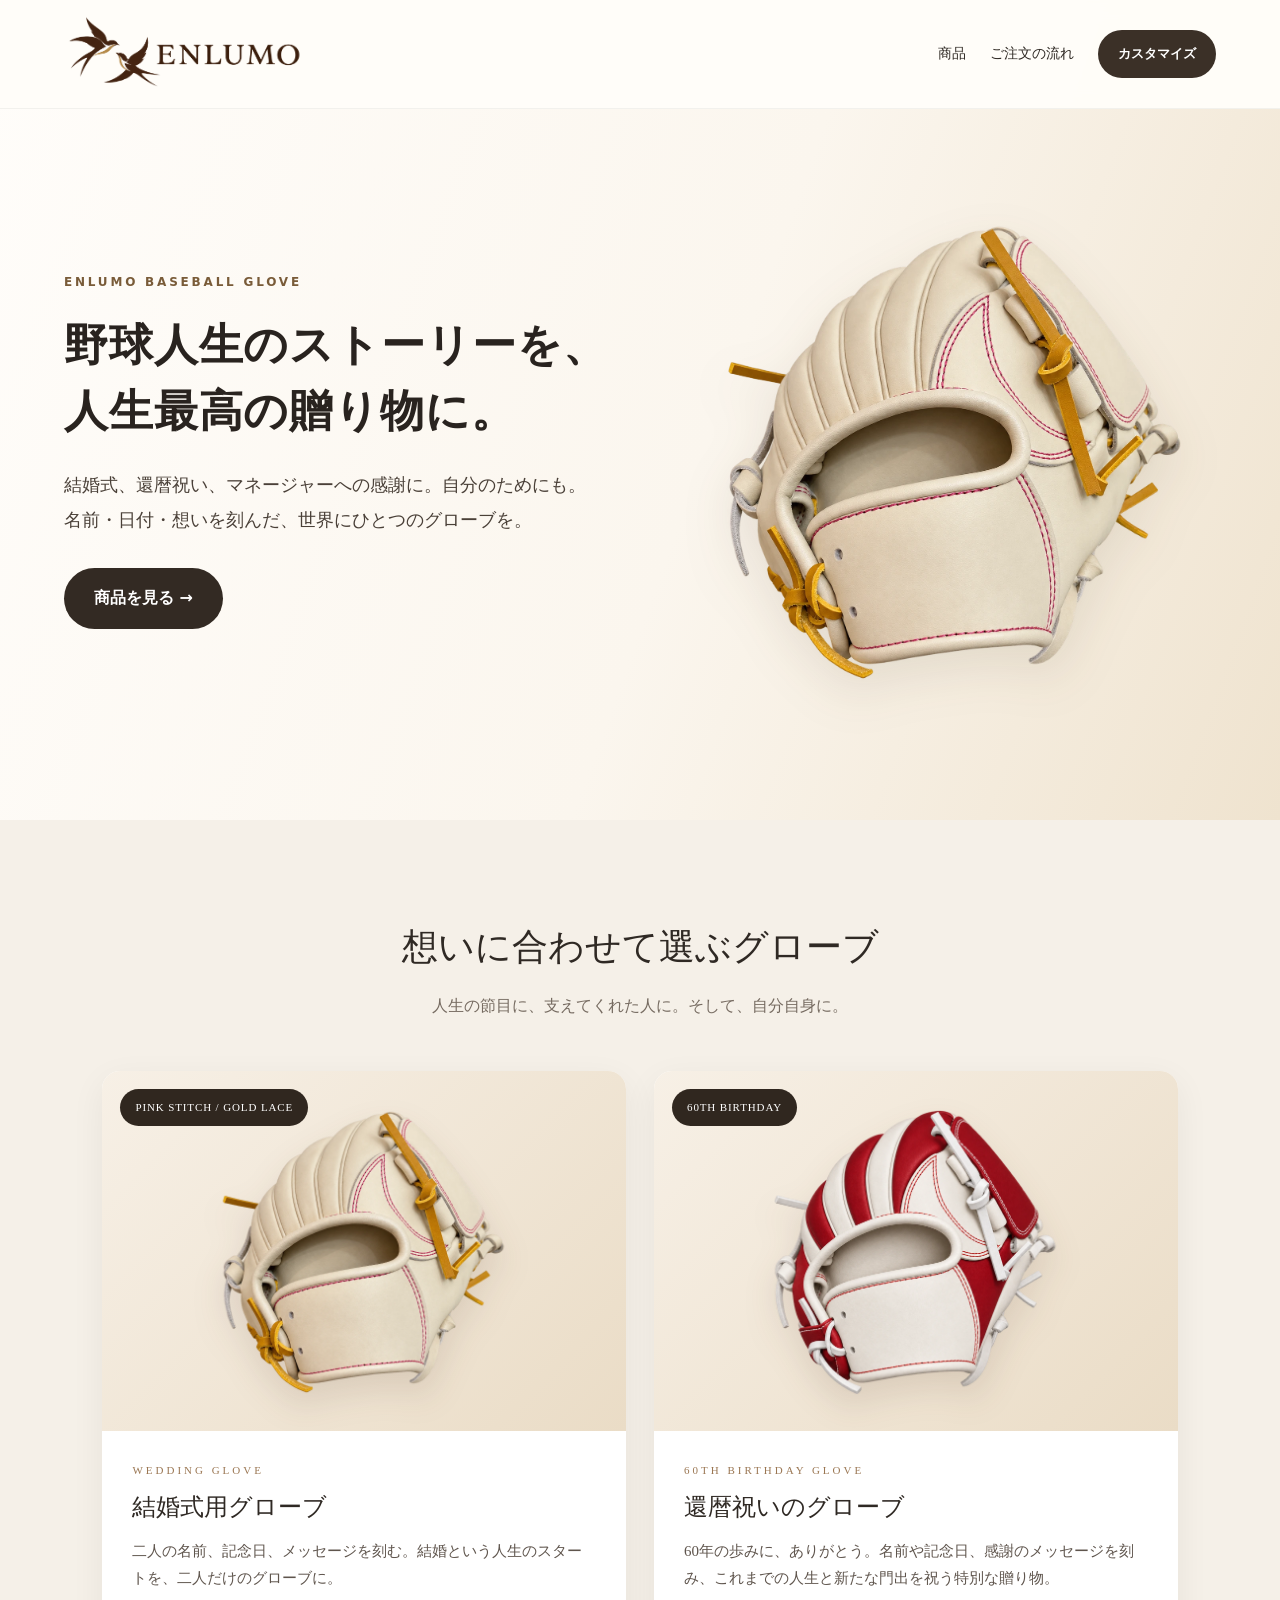
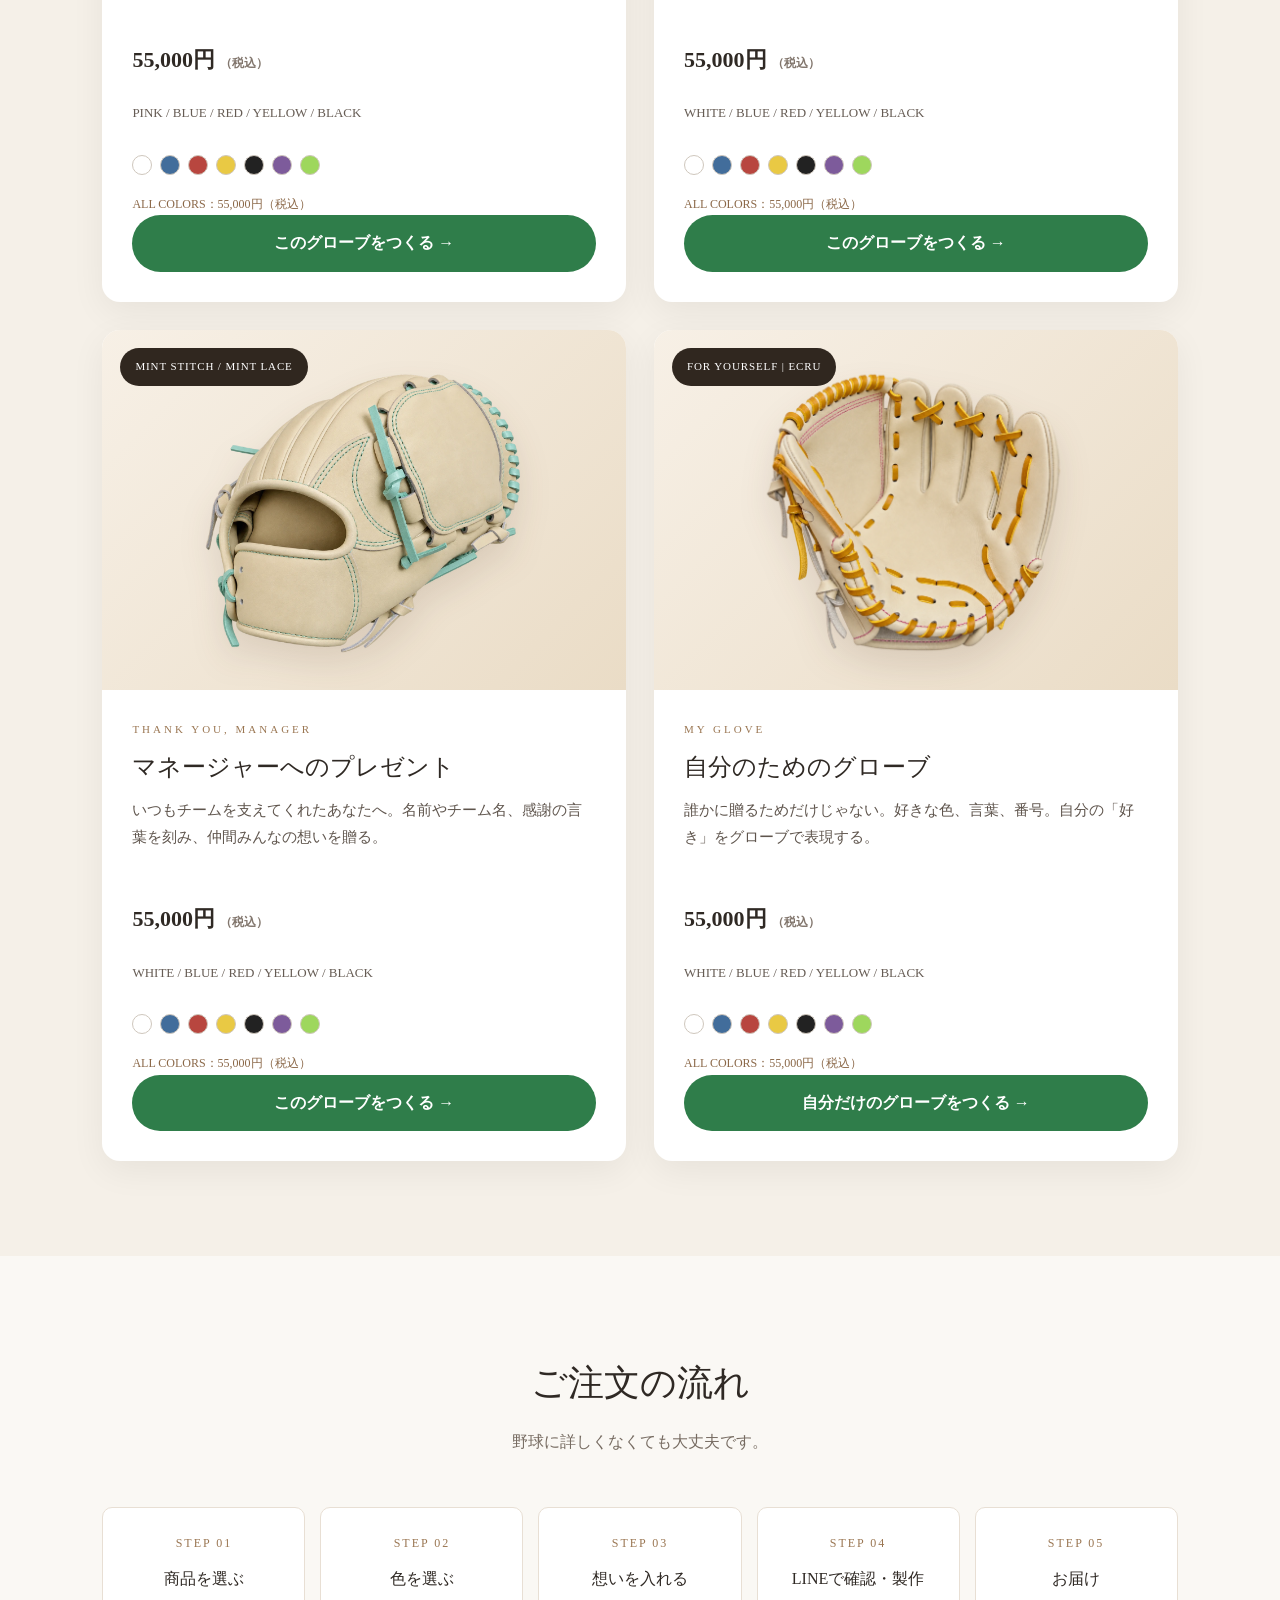
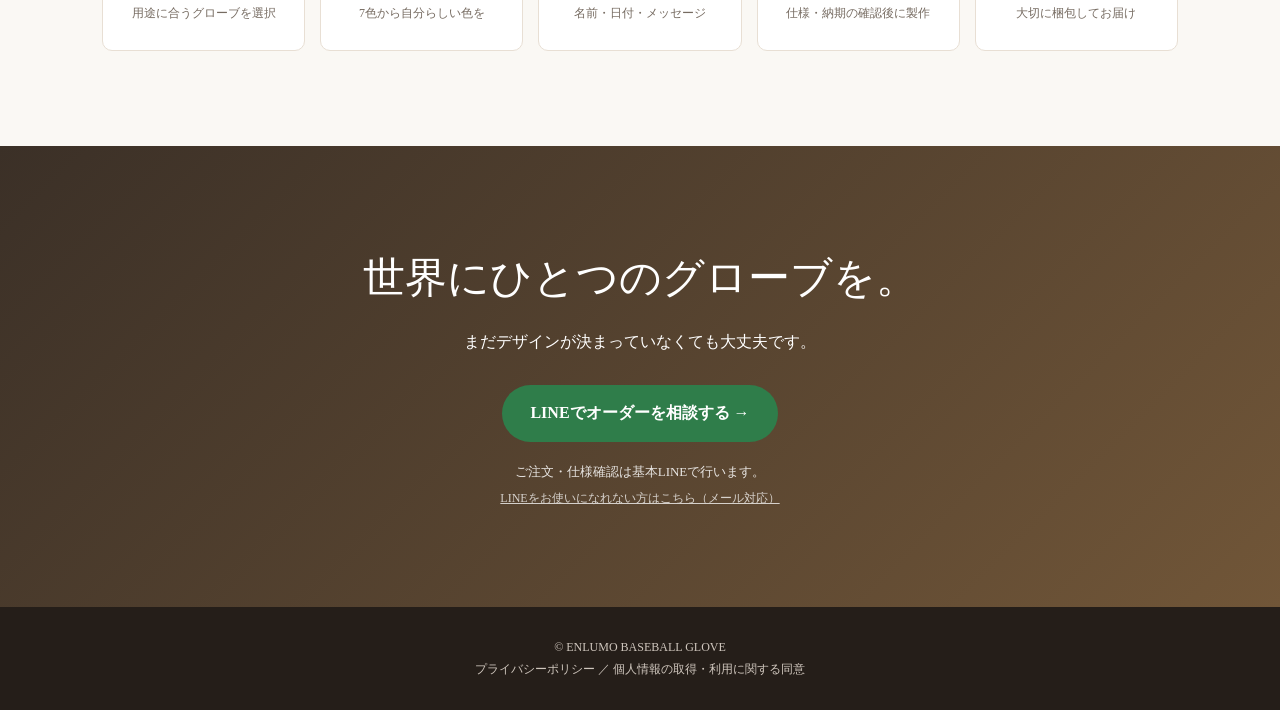
<file: index.html>
<!DOCTYPE html>
<html lang="ja">
<head>
  <meta charset="UTF-8">
  <meta name="viewport" content="width=device-width, initial-scale=1.0">
  <title>ENLUMO｜野球好きな誰かにとって、一生の思い出になる。</title>
  <meta name="description" content="結婚式、卒団、自分用、野球観戦。想いを世界にひとつのグローブにするENLUMO。">

  <!-- Google Analytics 4 -->
  <script async src="https://www.googletagmanager.com/gtag/js?id=G-7CDJN5MP6E"></script>
  <script>
    window.dataLayer = window.dataLayer || [];
    function gtag(){dataLayer.push(arguments);}
    gtag('js', new Date());
    gtag('config', 'G-7CDJN5MP6E');
  </script>

  <style>
    *{margin:0;padding:0;box-sizing:border-box}
    html{scroll-behavior:smooth}
    body{
      font-family:"Hiragino Mincho ProN","Yu Mincho",serif;
      color:#2f2924;background:#faf8f4;line-height:1.8;
    }
    a{text-decoration:none;color:inherit}
    header{
      position:fixed;top:0;width:100%;z-index:100;padding:16px 6%;
      display:flex;justify-content:space-between;align-items:center;
      background:rgba(250,248,244,.92);backdrop-filter:blur(10px);
      border-bottom:1px solid rgba(0,0,0,.05)
    }
  .logo{
  display:flex;
  align-items:center;
  gap:14px;
  text-decoration:none;
  flex-shrink:0;
}

/* ライオン */
.logo-lion{
  display:block;
  width:75px;
  height:68px;
  object-fit:contain;
}

/* ENLUMO */
.logo-name{
  font-family:Georgia,"Times New Roman",serif;
  font-size:36px;
  font-weight:400;
  letter-spacing:5px;
  line-height:1;
  color:#8a5a20;
}
    /* 商品カード画像：サイズを統一して枠の歪みを防ぐ */
    .product-visual{
      position:relative;
      height:360px;
      padding:32px;
      display:flex;
      align-items:center;
      justify-content:center;
      overflow:hidden;
      background:linear-gradient(135deg,#f7f0e6 0%,#eadcc6 100%);
    }
    .product-visual img{
      display:block;
      width:100%;
      height:100%;
      object-fit:contain;
      filter:drop-shadow(0 16px 16px rgba(70,45,25,.12));
    }
    .wedding-glove-img,.graduation-glove-img,.personal-glove-img{
      max-width:100%;
      max-height:100%;
    }
    .popular-badge{
      position:absolute;
      top:18px;
      left:18px;
      z-index:3;
      padding:9px 15px;
      border-radius:999px;
      background:#30271f;
      color:#fff;
      font-size:11px;
      letter-spacing:.08em;
    }
    nav{display:flex;gap:22px;align-items:center;font-size:13px}
    .header-btn{background:#3b3027;color:#fff;padding:10px 18px;border-radius:30px}
    .purchase-btn{
      display:inline-block;background:#2f7d4a;color:#fff;padding:14px 28px;
      border-radius:40px;font-weight:700;transition:.25s;border:none;cursor:pointer
    }
    .purchase-btn:hover{transform:translateY(-2px);filter:brightness(.94)}
    .main-btn{
      display:inline-block;background:#3b3027;color:#fff;padding:16px 32px;
      border-radius:40px;transition:.25s
    }
    .main-btn:hover{transform:translateY(-2px);opacity:.88}

    /* Opening */
    #opening{
      position:fixed;inset:0;z-index:9999;display:flex;align-items:center;justify-content:center;
      text-align:center;color:#3b3027;background:radial-gradient(circle at 50% 45%,#fffdf8,#ede5d8 70%);
      backdrop-filter:blur(12px);opacity:1;visibility:visible;pointer-events:auto;
    }
    #opening[hidden]{display:none}
    #opening.is-leaving{animation:openingOut 1s ease 2.6s forwards}
    @media(max-width:850px){
      #opening{backdrop-filter:none}
    }
    #opening::before{
      content:"";position:absolute;inset:-20px;
      background:radial-gradient(circle at center,rgba(255,255,255,.13),transparent 45%);
      filter:blur(18px)
    }
    .opening-copy{position:relative;padding:24px;width:100%;animation:copyIn 1.2s ease both}
    .opening-logo{display:block;width:min(620px,82vw);max-height:62vh;object-fit:contain;margin:auto;filter:drop-shadow(0 14px 35px rgba(0,0,0,.18))}
    .opening-copy .opening-logo{margin-bottom:28px}
    .opening-copy small{display:block;letter-spacing:5px;margin-bottom:20px;opacity:.78}
    .opening-copy h1{font-size:clamp(30px,5vw,62px);font-weight:400;line-height:1.55}
    @keyframes copyIn{from{opacity:0;transform:translateY(12px);filter:blur(8px)}to{opacity:1;transform:none;filter:blur(0)}}
    @keyframes openingOut{from{opacity:1}to{opacity:0}}

    .hero{
      min-height:100vh;
      padding:145px 5% 85px;
      display:flex;
      align-items:center;
      background:
        radial-gradient(ellipse 78% 88% at 68% 48%,
          rgba(224,204,174,.82) 0%,
          rgba(238,225,205,.68) 46%,
          rgba(250,248,244,0) 78%),
        #faf8f4;
    }
    .hero-inner{width:100%;max-width:1420px;margin:auto;display:grid;grid-template-columns:minmax(0,.9fr) minmax(0,1.1fr);gap:38px;align-items:center}
    .eyebrow{font-size:13px;letter-spacing:4px;color:#9a7652;margin-bottom:18px}
    .hero h1 span{
  display:block;
  white-space:nowrap;
}
    .hero-text p{font-size:17px;margin-bottom:32px}
    .glove-box{
  position:relative;
  display:flex;
  align-items:flex-end;
  justify-content:center;

  background:transparent;
  box-shadow:none;
  border-radius:0;
  overflow:visible;

  min-height:610px;
}

.hero-glove{
  position:relative;
  z-index:2;

  display:block;
  width:100%;
  max-width:830px;
  height:auto;

  object-fit:contain;

  filter:none;
}

.glove-box img{
  display:block;
  height:auto;
  object-fit:contain;
}

    section{padding:95px 8%}
    .container{max-width:1200px;margin:auto}
    .section-title{text-align:center;font-size:36px;font-weight:400;margin-bottom:12px}
    .section-lead{text-align:center;color:#766b61;margin-bottom:50px}
    .products{background:#f5f0e8}
    .product-grid{display:grid;grid-template-columns:repeat(2,minmax(0,1fr));gap:28px;align-items:stretch}
    .product-card{
      position:relative;background:#fff;border-radius:18px;overflow:hidden;
      box-shadow:0 10px 35px rgba(0,0,0,.06);display:flex;flex-direction:column;min-width:0
    }
    .product-image{
      height:245px;display:flex;justify-content:center;align-items:center;font-size:105px;
      background:linear-gradient(135deg,#eee5d7,#d8c4a7)
    }
    .product-content{padding:30px;display:flex;flex-direction:column;flex:1}
    .product-label{font-size:11px;letter-spacing:3px;color:#9a7652;margin-bottom:6px}
    .product-content h3{font-size:24px;font-weight:400;margin-bottom:8px}
    .product-copy{font-size:15px;color:#5f554d;margin-bottom:18px}
    .price{font-size:22px;font-weight:700;margin:12px 0 4px}
    .tax{font-size:12px;color:#82766d}
    .colors{margin:18px 0;font-size:13px;color:#665c54}
    .premium{font-size:12px;color:#8b6848;margin-top:7px}
    .popular{
      position:absolute;top:16px;left:16px;z-index:2;background:#2f2924;color:white;
      padding:7px 12px;border-radius:30px;font-size:11px;letter-spacing:1px
    }
    .color-dots{display:flex;gap:8px;margin:12px 0}
    .dot{width:20px;height:20px;border-radius:50%;border:1px solid #cfc7bd}
    .white{background:#fff}.blue{background:#426d9b}.red{background:#b8463f}
    .yellow{background:#e9c944}.black{background:#222}.purple{background:#7d5b9b}.lime{background:#9ed75d}
    .interior{background:#fff}
    .interior-head{text-align:center;max-width:800px;margin:0 auto 45px}
    .interior-head .question{font-size:18px;color:#9a7652;margin-bottom:10px}
    .interior-head h2{font-size:clamp(30px,5vw,48px);font-weight:400}
    .interior-grid{display:grid;grid-template-columns:repeat(3,1fr);gap:22px}
    .interior-card{background:#faf8f4;padding:34px 25px;border-radius:16px;text-align:center}
    .interior-icon{font-size:55px;margin-bottom:15px}
    .interior-card h3{font-weight:500;margin-bottom:8px}
    .interior-card p{font-size:13px;color:#766b61}
    .flow{background:#faf8f4}
    .flow-grid{display:grid;grid-template-columns:repeat(5,1fr);gap:15px}
    .flow-card{text-align:center;padding:25px 15px;border:1px solid #e8dfd4;border-radius:10px;background:#fff}
    .step{font-size:12px;color:#9a7652;letter-spacing:2px}
    .flow-card h3{font-size:16px;margin:10px 0;font-weight:500}
    .flow-card p{font-size:12px;color:#766b61}
    .cta{background:linear-gradient(135deg,#3b3027,#715638);color:#fff;text-align:center}
    .cta .section-title{font-size:42px}.cta p{margin-bottom:28px}
    footer{background:#251e19;color:#cfc6bd;text-align:center;padding:30px;font-size:12px}

    .product-copy{min-height:72px}
    .product-content .purchase-btn{
      margin-top:auto;
      width:100%;
      text-align:center;
      box-sizing:border-box;
    }
    .product-content br{display:none}

    @media(max-width:1100px) and (min-width:851px){
      .product-grid{grid-template-columns:repeat(2,minmax(0,1fr))}
    }

    @media(max-width:850px){
      nav a:not(.header-btn){display:none}
     .logo-lion{
  width:52px;
  height:48px;
}

.logo-name{
  font-size:24px;
  letter-spacing:3px;
}
      .hero{padding:120px 7% 60px}
      .hero-inner{grid-template-columns:1fr;gap:20px}
      .hero-text{text-align:center}.glove-box{min-height:390px}.hero-glove{width:100%;max-width:620px}
      section{padding:70px 6%}.section-title{font-size:28px}
      .product-grid,.interior-grid,.flow-grid{grid-template-columns:1fr}
      .product-visual{height:330px;padding:24px}
      .product-image{height:210px}
    }
  
    /* Readable, balanced introduction */
    header{padding:14px clamp(20px,5vw,72px);gap:20px;background:rgba(255,253,249,.97)}
    nav{font-size:14px;gap:24px;font-family:system-ui,-apple-system,sans-serif}
    .header-btn{font-size:13px;font-weight:650;padding:12px 20px;white-space:nowrap}
    .hero{min-height:min(820px,100svh);padding:146px clamp(24px,5vw,84px) 64px;background:linear-gradient(110deg,#fffdfa 0%,#fbf6ee 55%,#efe3cf 100%)}
    .hero-inner{max-width:1360px;grid-template-columns:minmax(0,1.12fr) minmax(0,1fr);gap:48px}
    .hero-text{min-width:0}.hero .eyebrow{font:700 12px/1.5 system-ui,-apple-system,sans-serif;letter-spacing:2.8px;color:#795b38;margin-bottom:22px}
    .hero h1{font-size:clamp(34px,3.4vw,56px);font-weight:600;line-height:1.5;letter-spacing:.02em;color:#29231f;margin-bottom:24px}
    .hero-text p{font-size:18px;line-height:1.95;color:#4a4038;margin-bottom:30px}
    .hero .main-btn{font-family:system-ui,-apple-system,sans-serif;font-size:16px;font-weight:650;min-height:54px;padding:16px 30px;background:#332a23}
    .glove-box{min-width:0;min-height:420px;align-items:center}.hero-glove{width:100%;max-width:600px;filter:drop-shadow(0 18px 24px rgba(73,50,24,.10))}
    @media(max-width:850px){
      header{padding:10px 20px;gap:12px}nav{gap:0}.header-btn{padding:11px 16px}
      .hero{padding:114px 22px 44px;min-height:auto;background:linear-gradient(150deg,#fffdfa 0%,#f7f0e5 75%,#eee0ca 100%)}
      .hero-inner{grid-template-columns:1fr;gap:24px}.hero-text{text-align:left}
      .hero .eyebrow{font-size:11px;letter-spacing:2px;margin-bottom:16px}
      .hero h1{font-size:clamp(23px,6.9vw,40px);line-height:1.55;margin-bottom:18px;letter-spacing:0}
      .hero-text p{font-size:16px;line-height:1.9;margin-bottom:24px}.hero-text p br{display:none}
      .hero .main-btn{width:100%;max-width:360px;min-height:52px;text-align:center;font-size:16px}
      .glove-box{min-height:0}.hero-glove{width:100%;max-width:440px;max-height:380px;object-fit:contain}
    }
    @media(prefers-reduced-motion:reduce){html{scroll-behavior:auto}*{animation:none!important;transition:none!important}}

  </style>
<link rel="stylesheet" href="./brand.css"></head>
<body>
  <div id="opening" aria-hidden="true" hidden>
    <div class="opening-copy">
      <img class="opening-logo" src="./enlumo-logo-swallows.webp" alt="" width="620" height="202" fetchpriority="high">
      <h1>野球好きな誰かにとって、<br>一生の思い出になる。</h1>
    </div>
  </div>

 <header>
  <a href="./index.html" class="logo" aria-label="ENLUMO トップへ">
<img class="brand-lockup" src="./enlumo-logo-swallows.webp" alt="ENLUMO" width="240" height="52">
  </a>

  <nav>
    <a href="#products">商品</a>
    <a href="#flow">ご注文の流れ</a>
    <a href="./custom/" class="sim-btn header-btn">カスタマイズ</a>
  </nav>
</header>

  <main>
    <section class="hero">
      <div class="hero-inner">
        <div class="hero-text">
          <div class="eyebrow">ENLUMO BASEBALL GLOVE</div>
          <h1>野球人生のストーリーを、<br>
            人生最高の贈り物に。
          </h1>
          <p>結婚式、還暦祝い、マネージャーへの感謝に。自分のためにも。<br>
          名前・日付・想いを刻んだ、世界にひとつのグローブを。</p>
          <a href="#products" class="main-btn" onclick="track('hero_products')">商品を見る →</a>
        </div>
        <div class="glove-box">
  <img
    src="./enlumo-photo-gold-hero.webp"
    alt="ENLUMO オリジナルグローブ"
    class="hero-glove"
  >
</div>
      </div>
    </section>

    <section class="products" id="products">
      <div class="container">
        <h2 class="section-title">想いに合わせて選ぶグローブ</h2>
        <p class="section-lead">人生の節目に、支えてくれた人に。そして、自分自身に。</p>
        <div class="product-grid">

          <article class="product-card">
            <div class="product-visual wedding-visual">
  <span class="popular-badge">PINK STITCH / GOLD LACE</span>

  <img
    src="./enlumo-photo-gold-hero.webp"
    alt="ENLUMO 結婚式用グローブ"
    class="wedding-glove-img"
  >
</div>
            <div class="product-content">
              <div class="product-label">WEDDING GLOVE</div>
              <h3>結婚式用グローブ</h3>
              <p class="product-copy">二人の名前、記念日、メッセージを刻む。結婚という人生のスタートを、二人だけのグローブに。</p>
              <div class="price">55,000円 <span class="tax">（税込）</span></div>
              <div class="colors">PINK / BLUE / RED / YELLOW / BLACK</div>
              <div class="color-dots"><i class="dot white"></i><i class="dot blue"></i><i class="dot red"></i><i class="dot yellow"></i><i class="dot black"></i><i class="dot purple"></i><i class="dot lime"></i></div>
              <div class="premium">ALL COLORS：55,000円（税込）</div>
              <br><a href="./custom/" class="purchase-btn" onclick="track('buy_wedding')">このグローブをつくる →</a>
            </div>
          </article>

          <article class="product-card">
            <div class="product-visual graduation-visual">
              <span class="popular-badge">60TH BIRTHDAY</span>
              <img src="./enlumo-kanreki-red-white.webp"
                   alt="ENLUMO 還暦祝いのグローブ"
                   class="graduation-glove-img">
            </div>
            <div class="product-content">
              <div class="product-label">60TH BIRTHDAY GLOVE</div>
              <h3>還暦祝いのグローブ</h3>
              <p class="product-copy">60年の歩みに、ありがとう。名前や記念日、感謝のメッセージを刻み、これまでの人生と新たな門出を祝う特別な贈り物。</p>
              <div class="price">55,000円 <span class="tax">（税込）</span></div>
              <div class="colors">WHITE / BLUE / RED / YELLOW / BLACK</div>
              <div class="color-dots"><i class="dot white"></i><i class="dot blue"></i><i class="dot red"></i><i class="dot yellow"></i><i class="dot black"></i><i class="dot purple"></i><i class="dot lime"></i></div>
              <div class="premium">ALL COLORS：55,000円（税込）</div>
              <br><a href="./custom/" class="purchase-btn" onclick="track('buy_kanreki')">このグローブをつくる →</a>
            </div>
          </article>

          <article class="product-card">
            <div class="product-visual graduation-visual">
              <span class="popular-badge">MINT STITCH / MINT LACE</span>
              <img src="./enlumo-photo-mint-hero.webp"
                   alt="ENLUMO マネージャーへのプレゼント"
                   class="graduation-glove-img">
            </div>
            <div class="product-content">
              <div class="product-label">THANK YOU, MANAGER</div>
              <h3>マネージャーへのプレゼント</h3>
              <p class="product-copy">いつもチームを支えてくれたあなたへ。名前やチーム名、感謝の言葉を刻み、仲間みんなの想いを贈る。</p>
              <div class="price">55,000円 <span class="tax">（税込）</span></div>
              <div class="colors">WHITE / BLUE / RED / YELLOW / BLACK</div>
              <div class="color-dots"><i class="dot white"></i><i class="dot blue"></i><i class="dot red"></i><i class="dot yellow"></i><i class="dot black"></i><i class="dot purple"></i><i class="dot lime"></i></div>
              <div class="premium">ALL COLORS：55,000円（税込）</div>
              <br><a href="./custom/" class="purchase-btn" onclick="track('buy_manager')">このグローブをつくる →</a>
            </div>
          </article>



          <article class="product-card" id="myglove">
            <div class="product-visual personal-visual">
              <span class="popular-badge">FOR YOURSELF | ECRU</span>
              <img src="./custom/photo-front.webp"
                   alt="ENLUMO 自分のためのグローブ"
                   class="personal-glove-img">
            </div>
            <div class="product-content">
              <div class="product-label">MY GLOVE</div>
              <h3>自分のためのグローブ</h3>
              <p class="product-copy">誰かに贈るためだけじゃない。好きな色、言葉、番号。自分の「好き」をグローブで表現する。</p>
              <div class="price">55,000円 <span class="tax">（税込）</span></div>
              <div class="colors">WHITE / BLUE / RED / YELLOW / BLACK</div>
              <div class="color-dots"><i class="dot white"></i><i class="dot blue"></i><i class="dot red"></i><i class="dot yellow"></i><i class="dot black"></i><i class="dot purple"></i><i class="dot lime"></i></div>
              <div class="premium">ALL COLORS：55,000円（税込）</div>
              <br><a href="./custom/" class="purchase-btn" onclick="track('buy_myglove')">自分だけのグローブをつくる →</a>
            </div>
          </article>

        </div>
      </div>
    </section>


    <section class="flow" id="flow">
      <div class="container">
        <h2 class="section-title">ご注文の流れ</h2>
        <p class="section-lead">野球に詳しくなくても大丈夫です。</p>
        <div class="flow-grid">
          <div class="flow-card"><div class="step">STEP 01</div><h3>商品を選ぶ</h3><p>用途に合うグローブを選択</p></div>
          <div class="flow-card"><div class="step">STEP 02</div><h3>色を選ぶ</h3><p>7色から自分らしい色を</p></div>
          <div class="flow-card"><div class="step">STEP 03</div><h3>想いを入れる</h3><p>名前・日付・メッセージ</p></div>
          <div class="flow-card"><div class="step">STEP 04</div><h3>LINEで確認・製作</h3><p>仕様・納期の確認後に製作</p></div>
          <div class="flow-card"><div class="step">STEP 05</div><h3>お届け</h3><p>大切に梱包してお届け</p></div>
        </div>
      </div>
    </section>

    <section class="cta">
      <div class="container">
        <h2 class="section-title">世界にひとつのグローブを。</h2>
        <p>まだデザインが決まっていなくても大丈夫です。</p>
        <a href="https://lin.ee/WQajS4j" target="_blank" rel="noopener noreferrer" class="purchase-btn" onclick="track('bottom_contact')">LINEでオーダーを相談する →</a>
        <p style="font-size:13px;margin:18px 0 0;opacity:.85">ご注文・仕様確認は基本LINEで行います。</p>
        <a href="./contact.html?method=email" style="font-size:12px;text-decoration:underline;opacity:.75">LINEをお使いになれない方はこちら（メール対応）</a>
      </div>
    </section>
  </main>

  <footer>© ENLUMO BASEBALL GLOVE<br><a href="./privacy.html#privacy-policy">プライバシーポリシー</a> ／ <a href="./consent.html">個人情報の取得・利用に関する同意</a></footer>

  <script>
    // GA4 カスタムイベント。測定ID設定後に商品別クリックを確認できます。
    function track(eventName){
      if(typeof gtag === 'function'){
        gtag('event', eventName, {
          page_path: location.pathname,
          page_title: document.title
        });
      }
    }
    // どのセクションまで見られたかを計測
    const seen = new Set();
    const observer = new IntersectionObserver(entries => {
      entries.forEach(entry => {
        if(entry.isIntersecting && entry.target.id && !seen.has(entry.target.id)){
          seen.add(entry.target.id);
          track('view_section_' + entry.target.id);
        }
      });
    }, {threshold:.35});
    document.querySelectorAll('section[id]').forEach(el => observer.observe(el));
  </script>
  <script>
    (() => {
      const overlay = document.getElementById('opening');
      if (!overlay) return;

      const reducedMotion = window.matchMedia('(prefers-reduced-motion: reduce)');
      const compactLayout = window.matchMedia('(max-width: 850px)');
      let dismissTimer;
      const finishIntro = () => {
        window.clearTimeout(dismissTimer);
        overlay.hidden = true;
      };
      const playIntro = () => {
        window.clearTimeout(dismissTimer);
        overlay.classList.remove('is-leaving');
        overlay.hidden = false;
        void overlay.offsetWidth;

        const mobile = compactLayout.matches;
        if (reducedMotion.matches) {
          dismissTimer = window.setTimeout(finishIntro, mobile ? 1200 : 2200);
          return;
        }
        overlay.classList.add('is-leaving');
        // Dismiss even when the browser skips the animationend event.
        dismissTimer = window.setTimeout(finishIntro, 4300);
      };

      overlay.addEventListener('animationend', event => {
        if (event.target === overlay && event.animationName === 'openingOut') finishIntro();
      });
      window.addEventListener('pagehide', finishIntro);
      window.addEventListener('pageshow', event => {
        if (event.persisted) playIntro();
      });
      playIntro();
    })();
  </script>
</body>
</html>
</file>
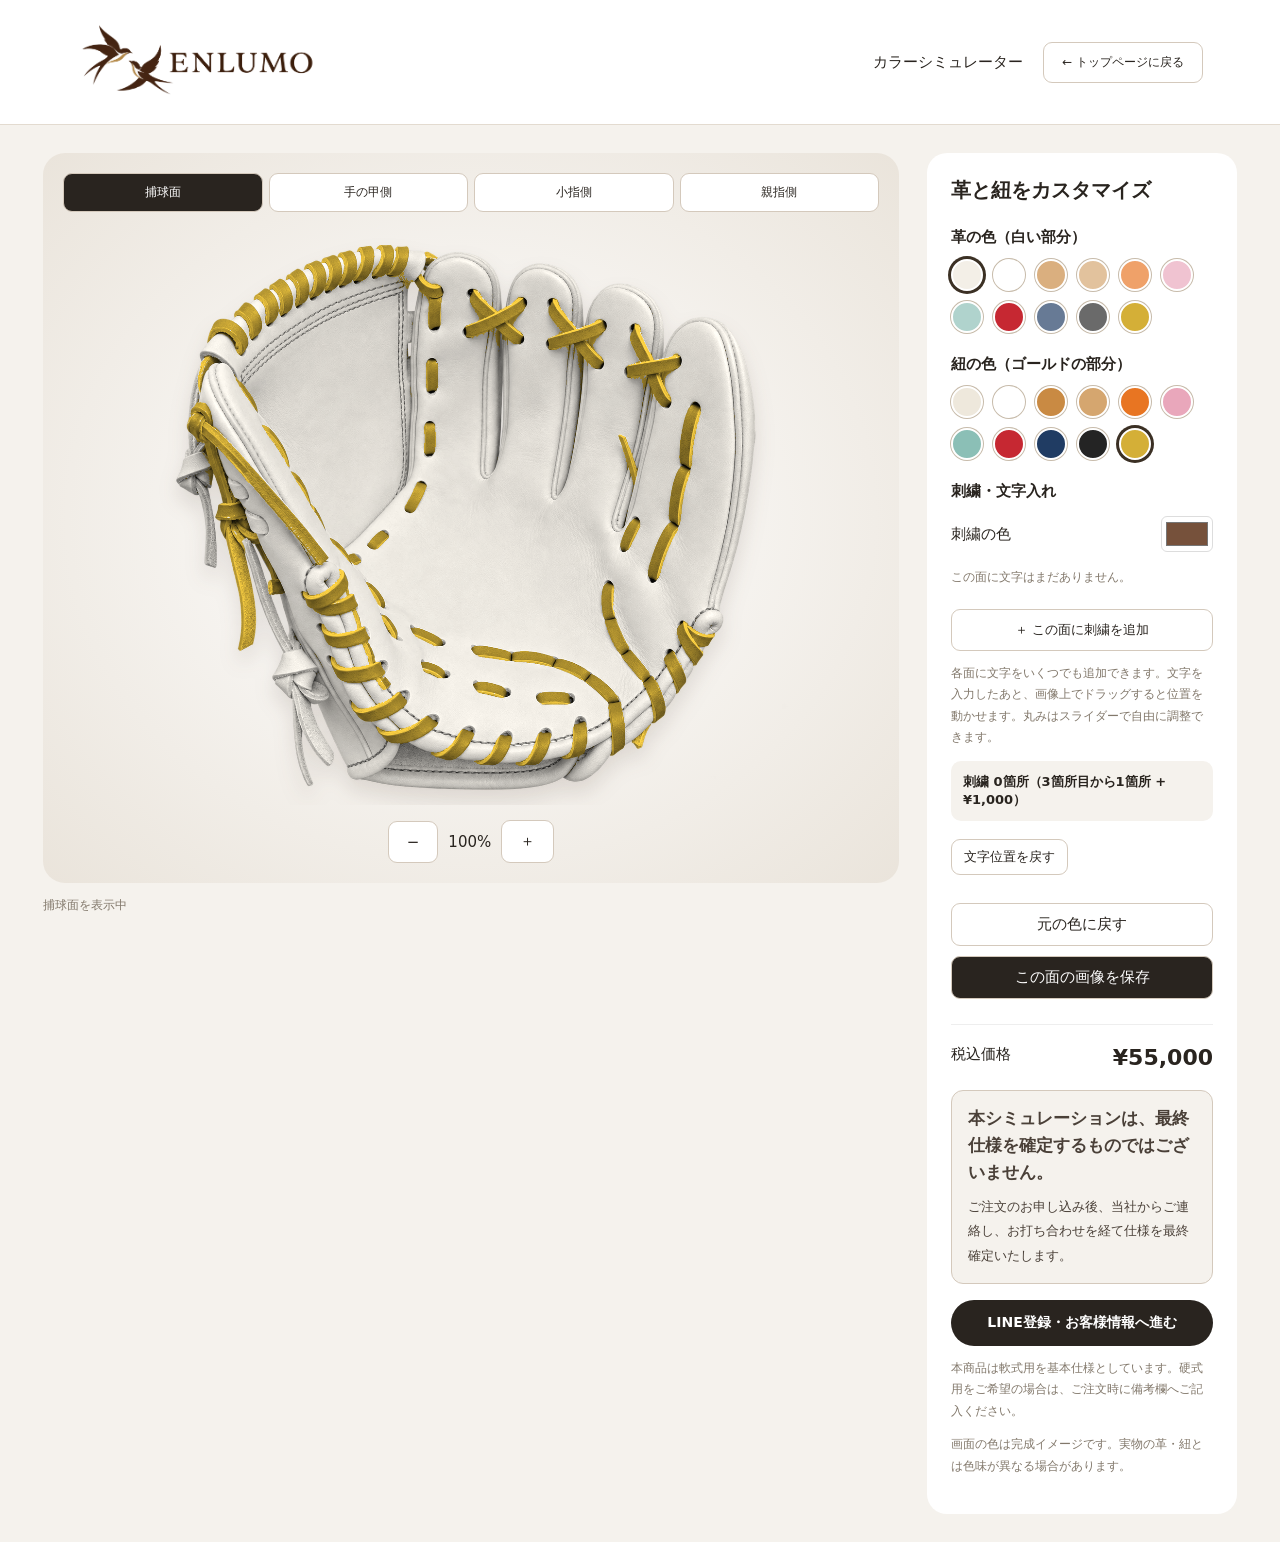
<file: custom/index.html>
<!doctype html><html lang="ja"><meta charset="utf-8"><meta name="viewport" content="width=device-width,initial-scale=1"><link rel="icon" href="data:image/svg+xml,%3Csvg%20xmlns%3D%22http%3A//www.w3.org/2000/svg%22%20viewBox%3D%220%200%2032%2032%22%3E%3Crect%20width%3D%2232%22%20height%3D%2232%22%20rx%3D%226%22%20fill%3D%22%2329241f%22/%3E%3Ctext%20x%3D%2216%22%20y%3D%2224%22%20text-anchor%3D%22middle%22%20fill%3D%22%23eee8dc%22%20font-family%3D%22serif%22%20font-size%3D%2226%22%3EE%3C/text%3E%3C/svg%3E"><link rel="stylesheet" href="../brand.css"><title>ENLUMO カラーシミュレーター</title><link rel="preconnect" href="https://fonts.googleapis.com"><link rel="preconnect" href="https://fonts.gstatic.com" crossorigin><link href="https://fonts.googleapis.com/css2?family=Kaisei+Decol&family=Klee+One&family=Shippori+Mincho:wght@400;600&family=Shippori+Mincho+B1:wght@400;600&family=Yuji+Boku&family=Yuji+Mai&family=Yuji+Syuku&family=Yusei+Magic&family=Zen+Old+Mincho&family=Zen+Kurenaido&display=swap" rel="stylesheet"><style>*{box-sizing:border-box}body{margin:0;background:#f5f2ed;color:#29241f;font:15px system-ui,sans-serif}header{padding:22px 6%;background:#fff;border-bottom:1px solid #e3dbd0;display:flex;justify-content:space-between;align-items:center}header b{font:28px Georgia;letter-spacing:5px}main{max-width:1250px;margin:auto;padding:28px;display:grid;grid-template-columns:1fr 310px;gap:28px}.stage{background:radial-gradient(#fff,#eae4db);border-radius:22px;padding:20px;text-align:center}canvas{display:block;width:auto;height:auto;max-width:100%;max-height:100%;object-fit:contain;filter:drop-shadow(0 12px 10px #4a342522);transform-origin:center center}.image-frame{height:clamp(320px,65vh,660px);width:100%;min-width:0;position:relative;display:flex;align-items:center;justify-content:center;overflow:hidden}.stage{min-width:0}.stage.sideView{background:#fff}section{min-width:0}.headerActions{display:flex;gap:20px;align-items:center}.headerActions button{font-size:12px}button{cursor:pointer;border:1px solid #d4c9bc;background:#fff;color:#29241f;border-radius:9px;padding:11px 18px;font:inherit}.active{background:#29241f;color:#fff}.tabs{display:flex;justify-content:center;gap:10px;margin-bottom:8px}aside{background:white;border-radius:20px;padding:24px}h2{font-size:20px;margin:0 0 24px}h3{font-size:15px;margin:22px 0 12px}.palette{display:flex;flex-wrap:wrap;gap:10px}.swatch{width:32px;height:32px;padding:0;border-radius:50%;border:2px solid white;box-shadow:0 0 0 1px #c7bbaa}.swatch.selected{box-shadow:0 0 0 3px #3b3024}.custom{display:flex;justify-content:space-between;align-items:center;margin:15px 0}.embroideryLabel{display:block;font-size:13px;margin:9px 0;color:#5a5046}.embroideryLabel input{display:block;width:100%;margin-top:6px;padding:10px;border:1px solid #d4c9bc;border-radius:8px;font:inherit}.headerActions{flex-wrap:wrap}input[type=color]{width:52px;height:36px;border:1px solid #ddd;background:white;border-radius:6px}p{font-size:12px;color:#82786b;line-height:1.8}.actions{display:grid;gap:10px;margin-top:28px}.position-reset{margin-top:8px;font-size:13px;padding:8px 12px}canvas{touch-action:none;cursor:grab}canvas.dragging{cursor:grabbing}.primary{background:#29241f;color:white}.price{border-top:1px solid #eee;margin-top:25px;padding-top:20px;display:flex;justify-content:space-between}.price b{font-size:22px}#status{min-height:22px}.zoom{display:flex;justify-content:center;align-items:center;gap:10px;margin-top:15px}@media(max-width:760px){main{grid-template-columns:1fr;padding:15px;gap:15px}.image-frame{height:52vh;min-height:300px}.headerActions{gap:8px}.headerActions span{display:none}header{padding:16px}header span{font-size:12px}aside{padding:20px}}.text-setting{border:1px solid #e3dbd0;border-radius:12px;padding:14px;margin:14px 0}.text-setting legend{font-size:14px;font-weight:700}.text-setting label{display:block;font-size:12px;margin:12px 0}.text-setting input[type=text],.text-setting select{width:100%;padding:10px;border:1px solid #d4c9bc;border-radius:8px;background:#fff;font:inherit}.text-setting input[type=range]{display:block;width:100%;margin-top:10px}.remove-embroidery,.add-embroidery{width:100%;margin-top:8px;font-size:13px}.remove-embroidery{color:#7a322c}.embroidery-count{padding:12px;border-radius:10px;background:#f5f2ed;font-size:13px;font-weight:700;margin:10px 0}.price b{font-size:22px}.tabs{display:grid;grid-template-columns:repeat(4,1fr);gap:6px}.tabs button{padding:10px 3px;font-size:12px}</style><header><a class="site-brand" href="../index.html"><img class="brand-lockup" src="../enlumo-logo-swallows.webp" alt="ENLUMO" width="240" height="52"></a><div class="headerActions"><span>カラーシミュレーター</span><button id="goTop">← トップページに戻る</button></div></header><main id="simulator"><section><div class="stage"><div class="tabs"><button id="front" class="active">捕球面</button><button id="back">手の甲側</button><button id="pinky">小指側</button><button id="thumb">親指側</button></div><div class="image-frame"><canvas id="canvas" aria-label="グローブのカラープレビュー"></canvas></div><div class="zoom"><button id="minus" aria-label="縮小">−</button><span id="zoomLabel">100%</span><button id="plus" aria-label="拡大">＋</button></div></div><p id="status" role="status">画像を読み込んでいます…</p></section><aside><h2>革と紐をカスタマイズ</h2><h3>革の色（白い部分）</h3><div id="bodyPalette" class="palette"></div><h3>紐の色（ゴールドの部分）</h3><div id="lacePalette" class="palette"></div><h3>刺繍・文字入れ</h3><div id="embroideryControls"></div><p>各面に文字をいくつでも追加できます。文字を入力したあと、画像上でドラッグすると位置を動かせます。丸みはスライダーで自由に調整できます。</p><div id="embroideryCount" class="embroidery-count">刺繍 0箇所（3箇所目から1箇所 +¥1,000）</div><button id="resetTextPositions" class="position-reset">文字位置を戻す</button><div class="actions"><button id="reset">元の色に戻す</button><button class="primary" id="download">この面の画像を保存</button></div><div class="price"><span>税込価格</span><b id="livePrice">¥55,000</b></div><p style="margin:20px 0 12px;padding:14px 16px;border:1px solid #d4c9bc;border-radius:12px;background:#f5f2ed;color:#4a4038;font-size:13px;line-height:1.9;"><strong style="display:block;font-size:17px;line-height:1.6;margin-bottom:8px">本シミュレーションは、最終仕様を確定するものではございません。</strong>ご注文のお申し込み後、当社からご連絡し、お打ち合わせを経て仕様を最終確定いたします。</p><button id="nextPage" type="button" style="display:block;width:100%;margin-top:16px;padding:14px 18px;border:0;border-radius:999px;background:#29241f;color:#fff;text-align:center;font-weight:700;font-size:14px;">LINE登録・お客様情報へ進む</button><p>本商品は軟式用を基本仕様としています。硬式用をご希望の場合は、ご注文時に備考欄へご記入ください。</p><p>画面の色は完成イメージです。実物の革・紐とは色味が異なる場合があります。</p></aside></main><script src="simulator-core.js"></script><script src="simulator.js?v=photo-drag-20261112"></script><script src="web-art.js?v=photo-drag-20261112"></script></html>
</file>
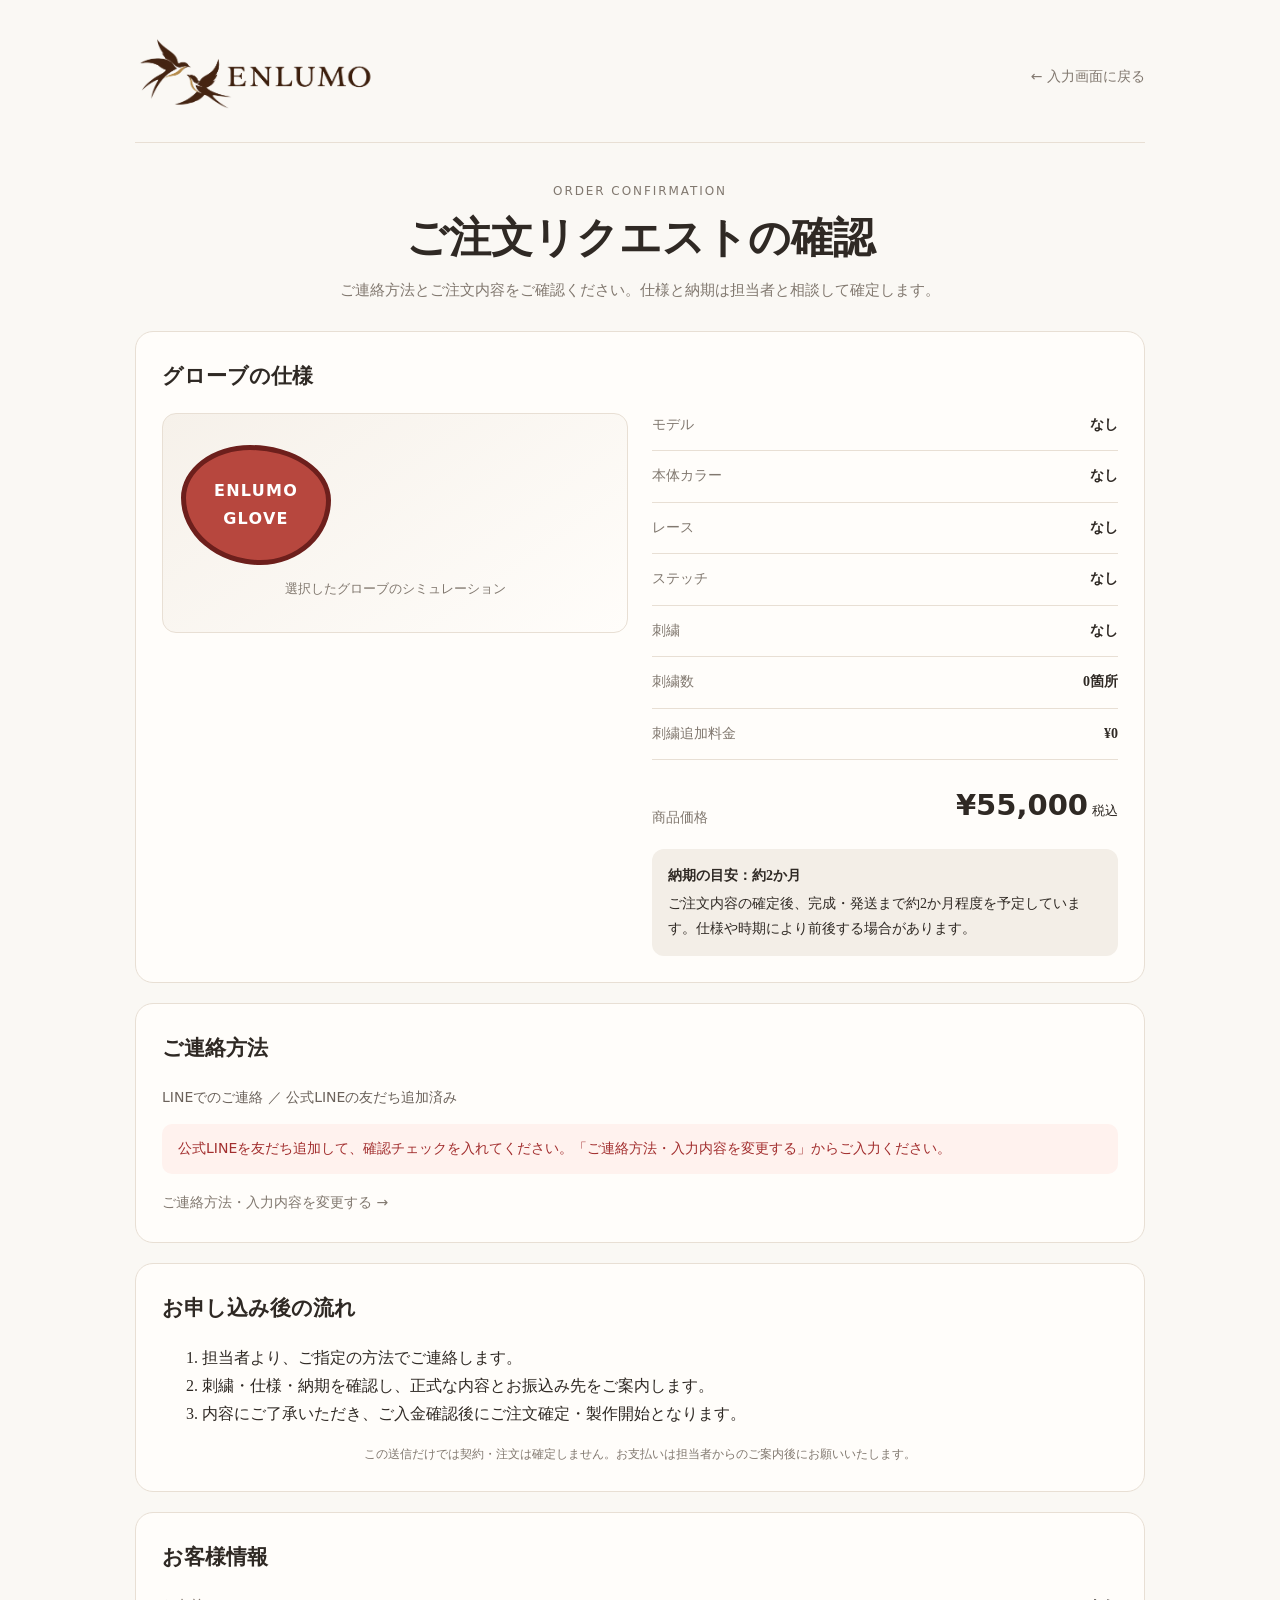
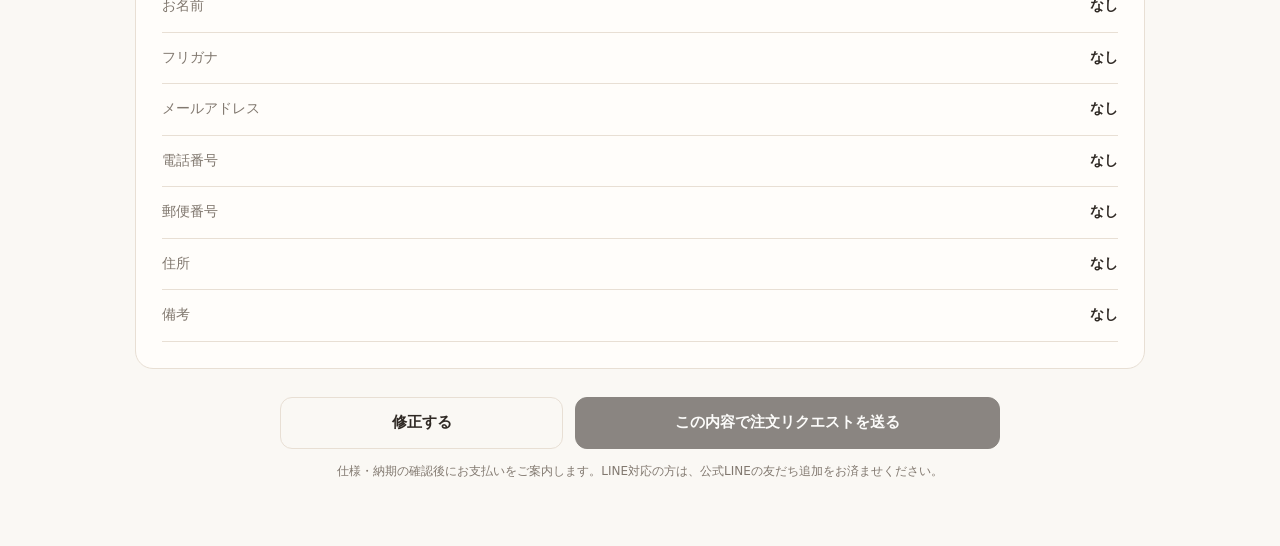
<file: confirm.html>
<!DOCTYPE html>
<html lang="ja">
<head>
  <meta charset="UTF-8">
  <meta name="viewport" content="width=device-width, initial-scale=1.0">
  <title>ご注文内容の確認｜ENLUMO</title>
  <meta name="description" content="ENLUMO オーダーグローブのご注文内容確認ページ">
  <style>
    :root{
      --bg:#faf8f4;
      --card:#fffdfa;
      --text:#2f2924;
      --muted:#81786f;
      --line:#e8dfd4;
      --accent:#2f2924;
      --soft:#f3eee7;
    }
    *{box-sizing:border-box}
    body{
      margin:0;
      background:var(--bg);
      color:var(--text);
      font-family:"Yu Mincho","Hiragino Mincho ProN","Noto Serif JP",serif;
      line-height:1.75;
    }
    a{color:inherit}
    .wrap{max-width:1050px;margin:0 auto;padding:28px 20px 64px}
    header{
      display:flex;align-items:center;justify-content:space-between;gap:20px;
      padding:8px 0 26px;border-bottom:1px solid var(--line)
    }
    .brand{font-size:28px;letter-spacing:.18em;font-weight:700;text-decoration:none}
    .back{
      font-family:system-ui,-apple-system,"Segoe UI",sans-serif;
      font-size:14px;color:var(--muted);text-decoration:none
    }
    .hero{padding:38px 0 28px;text-align:center}
    .eyebrow{
      margin:0 0 8px;font-family:system-ui,-apple-system,"Segoe UI",sans-serif;
      font-size:12px;letter-spacing:.16em;color:var(--muted)
    }
    h1{font-size:clamp(28px,4vw,42px);margin:0 0 10px;line-height:1.35}
    .lead{margin:0;color:var(--muted);font-size:15px}
    .card{
      background:var(--card);border:1px solid var(--line);
      border-radius:18px;padding:26px;margin-bottom:20px
    }
    .card h2{font-size:21px;margin:0 0 18px}
    .grid{
      display:grid;
      grid-template-columns:minmax(0,1fr) minmax(0,1fr);
      gap:24px
    }
    .grid > *{min-width:0}
    .preview{
      width:100%;min-width:0;min-height:220px;overflow:hidden;
      border:1px solid var(--line);border-radius:14px;
      background:linear-gradient(145deg,#f6f1ea,#fffdfa);
      display:flex;align-items:center;justify-content:center;text-align:center;padding:18px
    }
    .preview > div{width:100%;min-width:0}
    .preview img:not([hidden]){
      display:block;width:auto;height:auto;max-width:100%;
      max-height:min(58vh,460px);object-fit:contain;margin:0 auto
    }
    .view-switcher{display:grid;grid-template-columns:repeat(4,1fr);gap:7px;margin:-8px 0 18px}
    .preview-column{min-width:0}
    .view-switcher button{
      min-width:0;min-height:42px;padding:8px 4px;border:1px solid var(--line);
      border-radius:8px;background:#fff;color:var(--text);font-size:12px
    }
    .view-switcher button[aria-pressed="true"]{
      background:var(--accent);color:#fff;border-color:var(--accent)
    }
    .glove-mark{
      width:150px;height:120px;border:5px solid #6d1f1c;background:#b7473e;
      border-radius:46% 54% 47% 53% / 44% 46% 54% 56%;
      display:flex;align-items:center;justify-content:center;color:#fff;
      font-family:system-ui,-apple-system,"Segoe UI",sans-serif;
      font-weight:700;letter-spacing:.08em
    }
    .preview small{
      display:block;margin-top:12px;color:var(--muted);
      font-family:system-ui,-apple-system,"Segoe UI",sans-serif
    }
    dl{margin:0}
    .row{
      display:flex;justify-content:space-between;gap:20px;
      padding:13px 0;border-bottom:1px solid var(--line);font-size:14px
    }
    .row:first-child{padding-top:0}
    .row dt{color:var(--muted)}
    .row dd{margin:0;font-weight:600;text-align:right;overflow-wrap:anywhere}
    .price-row{
      display:flex;justify-content:space-between;align-items:flex-end;
      gap:16px;padding-top:20px
    }
    .price-label{color:var(--muted);font-size:14px}
    .price{
      font-family:system-ui,-apple-system,"Segoe UI",sans-serif;
      font-size:29px;font-weight:700
    }
    .delivery{
      margin-top:18px;padding:15px 16px;border-radius:12px;
      background:var(--soft);font-size:14px
    }
    .delivery strong{display:block;margin-bottom:4px}
    .actions{
      display:grid;grid-template-columns:1fr 1.5fr;gap:12px;
      max-width:720px;margin:28px auto 0
    }
    button{
      min-height:52px;border-radius:12px;padding:13px 18px;font-size:15px;
      font-weight:700;cursor:pointer;
      font-family:system-ui,-apple-system,"Segoe UI",sans-serif
    }
    .secondary{border:1px solid var(--line);background:transparent;color:var(--text)}
    .primary{border:1px solid var(--accent);background:var(--accent);color:#fff}
    .footnote{
      max-width:720px;margin:12px auto 0;text-align:center;
      color:var(--muted);font-size:12px;
      font-family:system-ui,-apple-system,"Segoe UI",sans-serif
    }
    .bank-card{
      border:1px solid var(--line);background:var(--soft);border-radius:14px;
      padding:20px;margin-top:8px
    }
    .bank-title{font-size:18px;font-weight:700;margin:0 0 12px}
    .bank-row{
      display:grid;grid-template-columns:130px 1fr;gap:14px;
      padding:10px 0;border-bottom:1px solid var(--line);font-size:14px
    }
    .bank-row:last-child{border-bottom:0}
    .bank-label{color:var(--muted)}
    .important{
      margin-top:18px;padding:16px;border:1px solid #c9b7a5;border-radius:12px;
      background:#fff;font-size:14px
    }
    .important strong{display:block;margin-bottom:5px}

    /* ENLUMO公式LINE */
    .line-card{text-align:center}
    .line-step{
      margin:0 0 8px;
      font-family:system-ui,-apple-system,"Segoe UI",sans-serif;
      font-size:11px;letter-spacing:.18em;color:#9b795b
    }
    .line-card h2{font-size:26px;margin:0 0 10px}
    .line-text{max-width:620px;margin:0 auto 25px;color:var(--muted);font-size:14px}
    .line-box{
      max-width:720px;margin:0 auto;padding:25px;
      display:grid;grid-template-columns:180px 1fr;gap:30px;align-items:center;
      background:#f7f4ee;border:1px solid var(--line);border-radius:16px;text-align:left
    }
    .line-qr{text-align:center}
    .line-qr img{
      display:block;width:150px;height:150px;margin:0 auto 8px;
      border-radius:10px;background:#fff
    }
    .line-qr span{font-size:11px;color:var(--muted)}
    .line-action strong{display:block;font-size:20px;margin-bottom:8px}
    .line-action p{margin:0 0 18px;color:var(--muted);font-size:14px}
    .line-button{
      display:inline-block;padding:14px 26px;border-radius:999px;
      background:#06C755;color:#fff;text-decoration:none;
      font-family:system-ui,-apple-system,"Segoe UI",sans-serif;font-weight:700
    }
    .line-button:hover{opacity:.88}
    .line-note{
      max-width:720px;margin:14px auto 0;color:var(--muted);
      font-size:12px;font-family:system-ui,-apple-system,"Segoe UI",sans-serif
    }

    @media(max-width:760px){
      .wrap{padding:20px 15px 48px}
      .brand{font-size:24px}
      .hero{padding:28px 0 20px}
      .grid{grid-template-columns:minmax(0,1fr)}
      .preview{min-height:0;padding:12px}
      .preview img:not([hidden]){max-height:42vh}
      .card{padding:18px}
      .actions{grid-template-columns:1fr}
      .line-box{grid-template-columns:1fr;text-align:center}
      .line-action{text-align:center}
      .line-button{display:block;width:100%}
    }
  </style>
  <link rel="stylesheet" href="./order-support.css">
  <script src="./order-support.js?v=20261114-line-copy"></script>
<link rel="stylesheet" href="./brand.css"></head>
<body>
  <div class="wrap">
    <header>
      <a class="brand" href="./index.html"><img class="brand-lockup" src="./enlumo-logo-swallows.webp" alt="ENLUMO" width="240" height="52"></a>
      <a class="back" href="./order.html">← 入力画面に戻る</a>
    </header>

    <section class="hero">
      <p class="eyebrow">ORDER CONFIRMATION</p>
      <h1>ご注文リクエストの確認</h1>
      <p class="lead">ご連絡方法とご注文内容をご確認ください。仕様と納期は担当者と相談して確定します。</p>
    </section>

    <section class="card">
      <h2>グローブの仕様</h2>
      <div class="grid">
        <div class="preview-column">
          <div class="preview"><div><img id="preview-image" alt="選択したグローブのシミュレーション" hidden><div class="glove-mark" id="preview-placeholder">ENLUMO<br>GLOVE</div><small id="preview-face-label">選択したグローブのシミュレーション</small></div></div>
          <div id="view-switcher" class="view-switcher" aria-label="グローブの表示方向" hidden>
            <button type="button" data-view="front" aria-pressed="false">捕球面</button>
            <button type="button" data-view="back" aria-pressed="false">手の甲側</button>
            <button type="button" data-view="pinky" aria-pressed="false">小指側</button>
            <button type="button" data-view="thumb" aria-pressed="false">親指側</button>
          </div>
        </div>

        <div>
          <dl>
            <div class="row"><dt>モデル</dt><dd id="show-model">—</dd></div>
            <div class="row"><dt>本体カラー</dt><dd id="show-body">—</dd></div>
            <div class="row"><dt>レース</dt><dd id="show-lace">—</dd></div>
            <div class="row"><dt>ステッチ</dt><dd id="show-stitch">—</dd></div>
            <div class="row"><dt>刺繍</dt><dd id="show-embroidery">—</dd></div>
            <div class="row"><dt>刺繍数</dt><dd id="show-embroidery_count">—</dd></div>
            <div class="row"><dt>刺繍追加料金</dt><dd id="show-embroidery_extra">—</dd></div>
          </dl>

          <div class="price-row">
            <span class="price-label">商品価格</span>
            <div><span class="price" id="show-price">¥55,000</span> <small>税込</small></div>
          </div>

          <div class="delivery">
            <strong>納期の目安：約2か月</strong>
            ご注文内容の確定後、完成・発送まで約2か月程度を予定しています。仕様や時期により前後する場合があります。
          </div>
        </div>
      </div>
    </section>

    <section class="card">
      <h2>ご連絡方法</h2>
      <p id="support-summary" class="support-status"></p>
      <p id="support-error" class="support-error" role="alert" hidden></p>
      <a href="./order.html" id="support-edit" class="back">ご連絡方法・入力内容を変更する →</a>
    </section>
    <section class="card">
      <h2>お申し込み後の流れ</h2>
      <ol><li>担当者より、ご指定の方法でご連絡します。</li><li>刺繍・仕様・納期を確認し、正式な内容とお振込み先をご案内します。</li><li>内容にご了承いただき、ご入金確認後にご注文確定・製作開始となります。</li></ol>
      <p class="footnote">この送信だけでは契約・注文は確定しません。お支払いは担当者からのご案内後にお願いいたします。</p>
    </section>

    <section class="card">
      <h2>お客様情報</h2>
      <dl>
        <div class="row"><dt>お名前</dt><dd id="show-name">—</dd></div>
        <div class="row"><dt>フリガナ</dt><dd id="show-kana">—</dd></div>
        <div class="row"><dt>メールアドレス</dt><dd id="show-email">—</dd></div>
        <div class="row"><dt>電話番号</dt><dd id="show-tel">—</dd></div>
        <div class="row"><dt>郵便番号</dt><dd id="show-postal">—</dd></div>
        <div class="row"><dt>住所</dt><dd id="show-address">—</dd></div>
        <div class="row"><dt>備考</dt><dd id="show-note">—</dd></div>
      </dl>
    </section>

    <form id="confirm-form" action="./thanks.html" method="get">
      <p id="send-error" class="support-error" role="alert" hidden></p>
      <div id="hidden-fields"></div>

      <div class="actions">
        <button type="button" class="secondary" id="edit-button">修正する</button>
        <button type="submit" class="primary" disabled>この内容で注文リクエストを送る</button>
      </div>
      <p class="footnote">仕様・納期の確認後にお支払いをご案内します。LINE対応の方は、公式LINEの友だち追加をお済ませください。</p>
    </form>
  </div>

  <script>
  (() => {
    const params = new URLSearchParams(location.search);
    const fields = ["model","body","lace","stitch","embroidery","embroidery_layout","price","name","kana","email","tel","postal","address","note","contact_method","line_ready"];
    const payload = Object.fromEntries(fields.map(key => [key, params.get(key) || ""]));
    payload.price = "55000";
    payload.contact_method = payload.contact_method || "line";
    for (const key of fields) {
      const el = document.getElementById("show-" + key);
      if (el) el.textContent = payload[key] || "なし";
    }
    const price = Number(String(payload.price).replace(/[^\d]/g, "")) || 55000;
    document.getElementById("show-price").textContent = "¥" + price.toLocaleString("ja-JP");
    const editUrl = "./order.html?" + params.toString();
    document.getElementById("support-edit").href = editUrl;
    document.querySelector("header .back").href = editUrl;
    document.getElementById("edit-button").onclick = () => { location.href = editUrl; };
    const form = document.getElementById("confirm-form");
    const button = form.querySelector('button[type="submit"]');
    const validation = ENLUMOSupport.validateOrder(payload);
    button.disabled = Boolean(validation);
    document.getElementById("support-summary").textContent = payload.contact_method === "email"
      ? "メールでのご連絡：" + payload.email
      : "LINEでのご連絡 ／ 公式LINEの友だち追加済み";
    if (validation) {
      const error = document.getElementById("support-error");
      error.textContent = validation + "「ご連絡方法・入力内容を変更する」からご入力ください。";
      error.hidden = false;
      button.disabled = true;
    }
    let sending = false;
    form.addEventListener("submit", async event => {
      event.preventDefault();
      if (sending || ENLUMOSupport.validateOrder(payload)) return;
      const error = document.getElementById("send-error");
      error.hidden = true;
      sending = true;
      button.disabled = true;
      button.textContent = "送信中…";
      const request = {...payload, note: (payload.note ? payload.note + "\n\n" : "") + ENLUMOSupport.supportNote(payload) + (payload.embroidery_layout ? "\n【刺繍の位置・書式】\n" + payload.embroidery_layout : "")};
      try {
        const response = await fetch("https://script.google.com/macros/s/AKfycbya0g1vW_kDzo-K1LCyte45ljvY-h02TY8Y5kuiLhwoTQO1D69h5ut2RcWxLpNxGUNO/exec", {
          method: "POST", headers: {"Content-Type":"text/plain;charset=utf-8"}, body: JSON.stringify(request)
        });
        if (!response.ok) throw new Error("send failed");
        const result = await response.json();
        if (!result.success) throw new Error("send failed");
        location.href = "./thanks.html?channel=" + encodeURIComponent(payload.contact_method) + "&type=order";
      } catch (e) {
        error.textContent = "送信できませんでした。内容はこの画面に残っています。時間をおいて再度お試しいただくか、公式LINEからご連絡ください。";
        error.hidden = false;
        sending = false;
        button.disabled = false;
        button.textContent = "もう一度送信する";
      }
    });
  })();
  </script>
</body>
</html>  <script>
  (() => {
    let saved={};try{saved=JSON.parse(sessionStorage.getItem("enlumo_order_draft")||"{}");}catch{}
    const customer=saved.customer||{};
    const fields=["model","body","lace","stitch","embroidery","embroidery_layout","embroidery_count","embroidery_extra","price","name","kana","email","tel","postal","address","note","contact_method","line_ready","privacy_consent","acquisition_consent","specification_consent"];
    const payload=Object.fromEntries(fields.map(key=>[key,(customer[key]??saved[key]??"")]));
    payload.contact_method=payload.contact_method||"line";

    for(const key of fields){const el=document.getElementById("show-"+key);if(el)el.textContent=payload[key]||"なし";}
    const price=Number(payload.price)||55000;document.getElementById("show-price").textContent="¥"+price.toLocaleString("ja-JP");
    const count=Number(payload.embroidery_count)||0,extra=Number(payload.embroidery_extra)||0;
    const countEl=document.getElementById("show-embroidery_count");if(countEl)countEl.textContent=count+"箇所";
    const extraEl=document.getElementById("show-embroidery_extra");if(extraEl)extraEl.textContent="¥"+extra.toLocaleString("ja-JP");
    if(saved.preview){
      const image=document.getElementById("preview-image");
      const switcher=document.getElementById("view-switcher");
      const faceLabel=document.getElementById("preview-face-label");
      const faceNames={front:"捕球面",back:"手の甲側",pinky:"小指側",thumb:"親指側"};
      const selected=Object.keys(faceNames).find(key=>faceNames[key]===saved.face)||"front";
      const previews=saved.previews&&Object.keys(saved.previews).length?saved.previews:null;
      function showPreview(face){
        image.src=(previews&&previews[face])||saved.preview;
        image.alt=faceNames[face]+"から見たグローブのシミュレーション";
        faceLabel.textContent=faceNames[face]+"から見たグローブのシミュレーション";
        document.querySelectorAll("[data-view]").forEach(button=>button.setAttribute("aria-pressed",button.dataset.view===face?"true":"false"));
      }
      image.hidden=false;
      document.getElementById("preview-placeholder").hidden=true;
      if(previews){
        switcher.hidden=false;
        document.querySelectorAll("[data-view]").forEach(button=>button.addEventListener("click",()=>showPreview(button.dataset.view)));
      }
      showPreview(selected);
    }
    const form=document.getElementById("confirm-form"),button=form.querySelector('button[type="submit"]');
    const editUrl="./order.html";
    document.getElementById("support-edit").href=editUrl;document.querySelector("header .back").href=editUrl;
    document.getElementById("edit-button").onclick=()=>location.href=editUrl;
    const validation=ENLUMOSupport.validateOrder(payload);
    button.disabled=Boolean(validation);
    document.getElementById("support-summary").textContent=payload.contact_method==="email"?"メールでのご連絡："+payload.email:"LINEでのご連絡 ／ 公式LINEの友だち追加済み";
    if(validation||payload.privacy_consent!=="yes"||payload.acquisition_consent!=="yes"||payload.specification_consent!=="yes"){
      const error=document.getElementById("support-error");error.textContent=(validation||"お客様情報または同意内容が確認できません。")+'「ご連絡方法・入力内容を変更する」からご入力ください。';error.hidden=false;button.disabled=true;
    }
    let sending=false;
    form.addEventListener("submit",async event=>{
      event.preventDefault();if(sending||ENLUMOSupport.validateOrder(payload)||payload.privacy_consent!=="yes"||payload.acquisition_consent!=="yes"||payload.specification_consent!=="yes")return;
      const error=document.getElementById("send-error");error.hidden=true;sending=true;button.disabled=true;button.textContent="送信中…";
      const request={...payload,note:(payload.note?payload.note+"\n\n":"")+ENLUMOSupport.supportNote(payload)+(payload.embroidery_layout?"\n【刺繍の位置・書式】\n"+payload.embroidery_layout:"")};
      try{
        const response=await fetch("https://script.google.com/macros/s/AKfycbya0g1vW_kDzo-K1LCyte45ljvY-h02TY8Y5kuiLhwoTQO1D69h5ut2RcWxLpNxGUNO/exec",{method:"POST",headers:{"Content-Type":"text/plain;charset=utf-8"},body:JSON.stringify(request)});
        if(!response.ok)throw new Error("send failed");const result=await response.json();if(!result.success)throw new Error("send failed");
        sessionStorage.removeItem("enlumo_order_draft");location.href="./thanks.html?channel="+encodeURIComponent(payload.contact_method)+"&type=order";
      }catch(e){error.textContent="送信できませんでした。内容はこの画面に残っています。時間をおいて再度お試しいただくか、公式LINEからご連絡ください。";error.hidden=false;sending=false;button.disabled=false;button.textContent="もう一度送信する";}
    });
  })();
  </script>
</body>
</html>
</file>
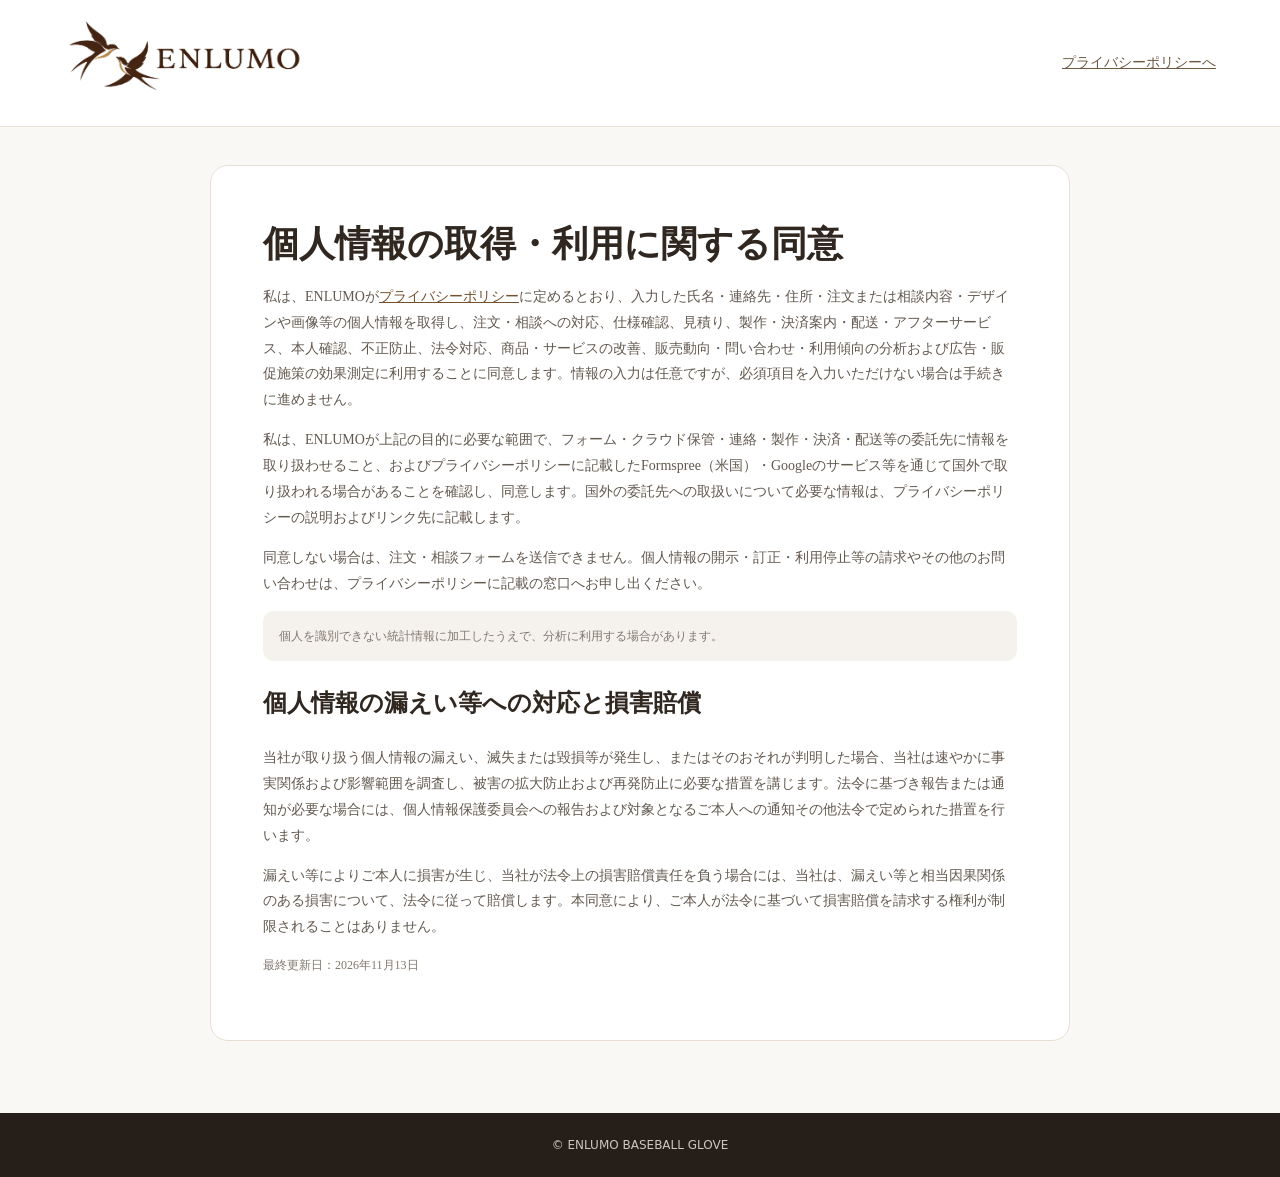
<file: consent.html>
<!DOCTYPE html>
<html lang="ja"><head><meta charset="UTF-8"><meta name="viewport" content="width=device-width,initial-scale=1">
<title>個人情報の取得・利用に関する同意｜ENLUMO</title><meta name="description" content="ENLUMOへのご注文・ご相談に伴う個人情報の取得・利用に関する同意文">
<link rel="stylesheet" href="./brand.css"><style>
*{box-sizing:border-box}body{margin:0;background:#faf8f4;color:#302820;font:16px/1.85 "Yu Mincho","Hiragino Mincho ProN",serif}
header{display:flex;justify-content:space-between;align-items:center;gap:16px;padding:18px max(5vw,18px);background:#fff;border-bottom:1px solid #e8dfd4}
.brand img{width:min(240px,42vw);height:auto}.back{font:14px system-ui,sans-serif;color:#6f5a43}
main{max-width:900px;margin:0 auto;padding:38px 20px 72px}.card{background:#fff;padding:clamp(22px,5vw,52px);border:1px solid #e8dfd4;border-radius:18px}
h1{font-size:clamp(25px,4vw,36px);line-height:1.45;margin:0 0 10px}p{font-size:14px;color:#62594f}.note{padding:14px 16px;background:#f5f2ed;border-radius:10px}
a{color:#75512e;text-decoration:underline;overflow-wrap:anywhere}.small{font-size:12px;color:#81786f}
footer{text-align:center;padding:25px;color:#cfc6bd;background:#251e19;font:12px system-ui,sans-serif}
@media(max-width:600px){header{align-items:flex-start}.back{font-size:12px;text-align:right}}
</style></head><body>
<header><a class="brand" href="./index.html"><img src="./enlumo-logo-swallows.webp" alt="ENLUMO"></a><a class="back" href="./privacy.html">プライバシーポリシーへ</a></header>
<main><article class="card"><h1>個人情報の取得・利用に関する同意</h1>
<p>私は、ENLUMOが<a href="./privacy.html">プライバシーポリシー</a>に定めるとおり、入力した氏名・連絡先・住所・注文または相談内容・デザインや画像等の個人情報を取得し、注文・相談への対応、仕様確認、見積り、製作・決済案内・配送・アフターサービス、本人確認、不正防止、法令対応、商品・サービスの改善、販売動向・問い合わせ・利用傾向の分析および広告・販促施策の効果測定に利用することに同意します。情報の入力は任意ですが、必須項目を入力いただけない場合は手続きに進めません。</p>
<p>私は、ENLUMOが上記の目的に必要な範囲で、フォーム・クラウド保管・連絡・製作・決済・配送等の委託先に情報を取り扱わせること、およびプライバシーポリシーに記載したFormspree（米国）・Googleのサービス等を通じて国外で取り扱われる場合があることを確認し、同意します。国外の委託先への取扱いについて必要な情報は、プライバシーポリシーの説明およびリンク先に記載します。</p>
<p>同意しない場合は、注文・相談フォームを送信できません。個人情報の開示・訂正・利用停止等の請求やその他のお問い合わせは、プライバシーポリシーに記載の窓口へお申し出ください。</p>
<p class="note small">個人を識別できない統計情報に加工したうえで、分析に利用する場合があります。</p>
<h2>個人情報の漏えい等への対応と損害賠償</h2>
<p>当社が取り扱う個人情報の漏えい、滅失または毀損等が発生し、またはそのおそれが判明した場合、当社は速やかに事実関係および影響範囲を調査し、被害の拡大防止および再発防止に必要な措置を講じます。法令に基づき報告または通知が必要な場合には、個人情報保護委員会への報告および対象となるご本人への通知その他法令で定められた措置を行います。</p>
<p>漏えい等によりご本人に損害が生じ、当社が法令上の損害賠償責任を負う場合には、当社は、漏えい等と相当因果関係のある損害について、法令に従って賠償します。本同意により、ご本人が法令に基づいて損害賠償を請求する権利が制限されることはありません。</p>
<p class="small">最終更新日：2026年11月13日</p></article></main><footer>© ENLUMO BASEBALL GLOVE</footer></body></html>
</file>
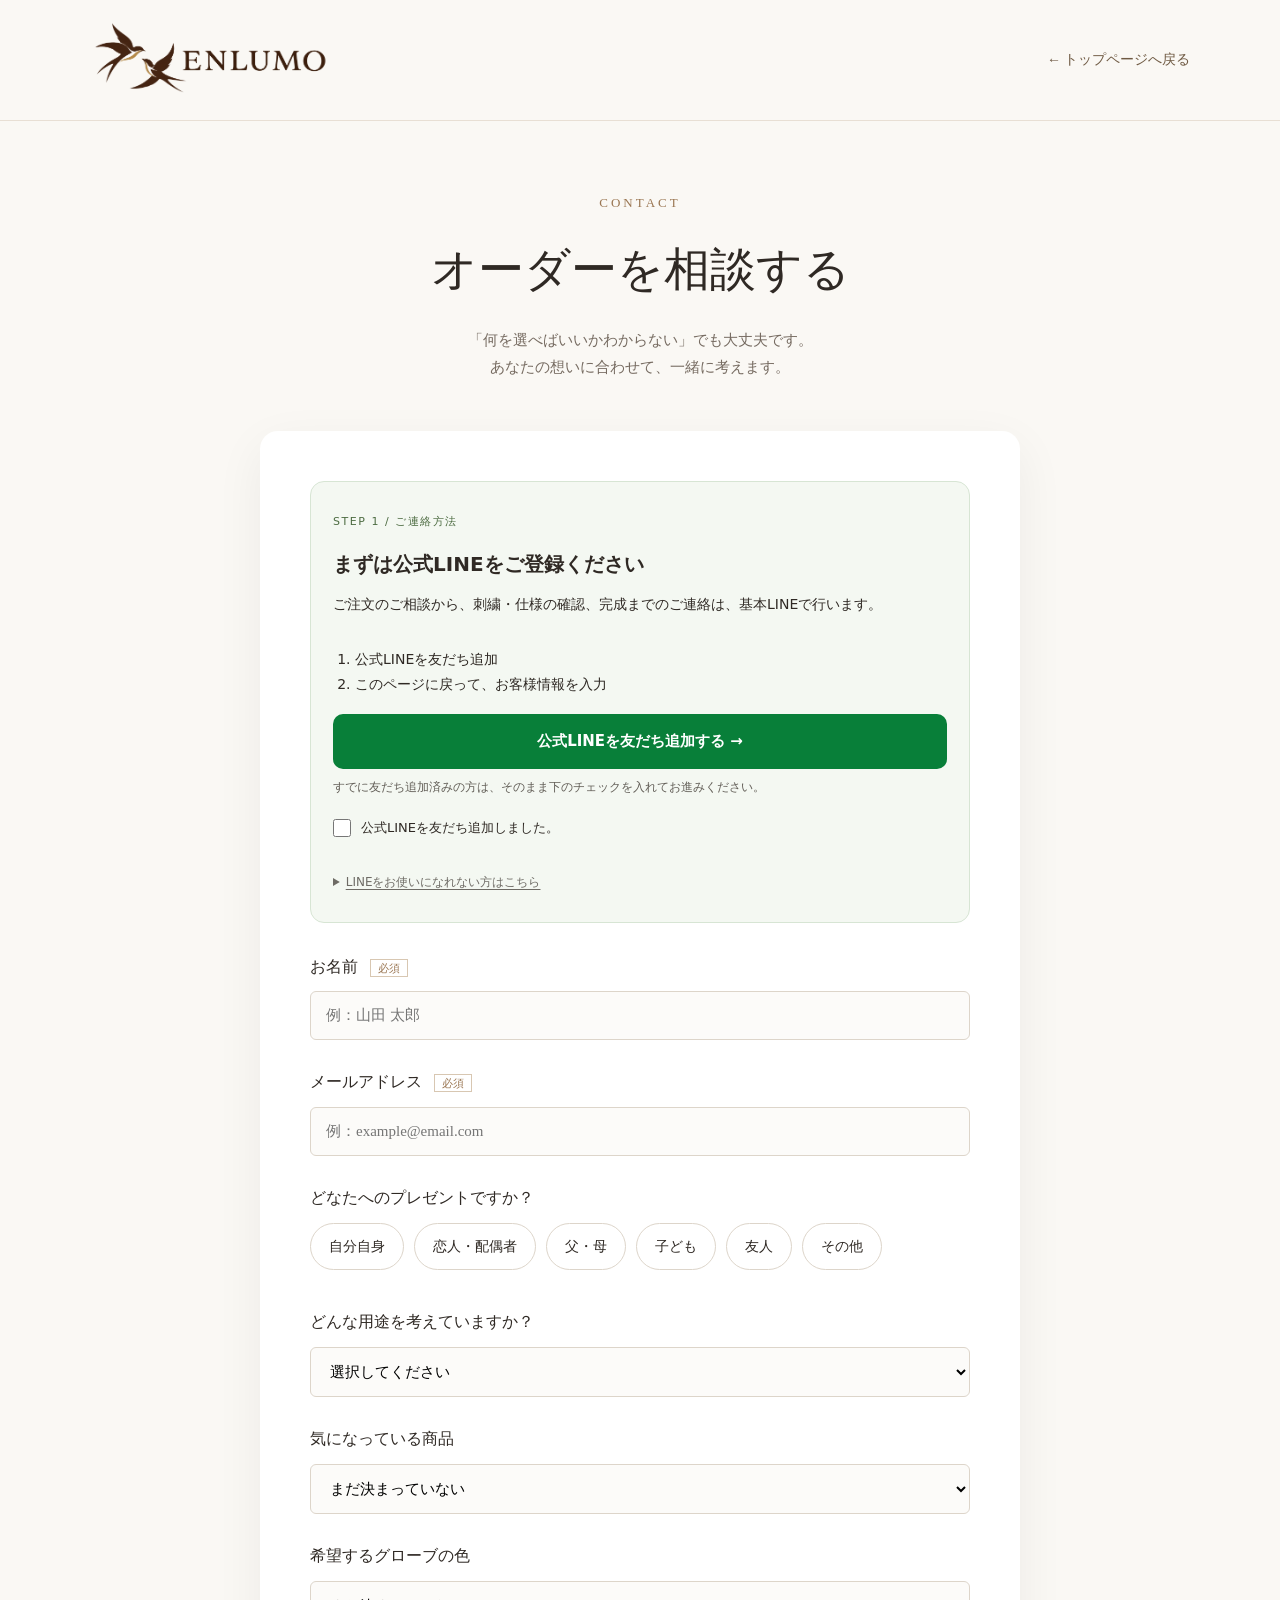
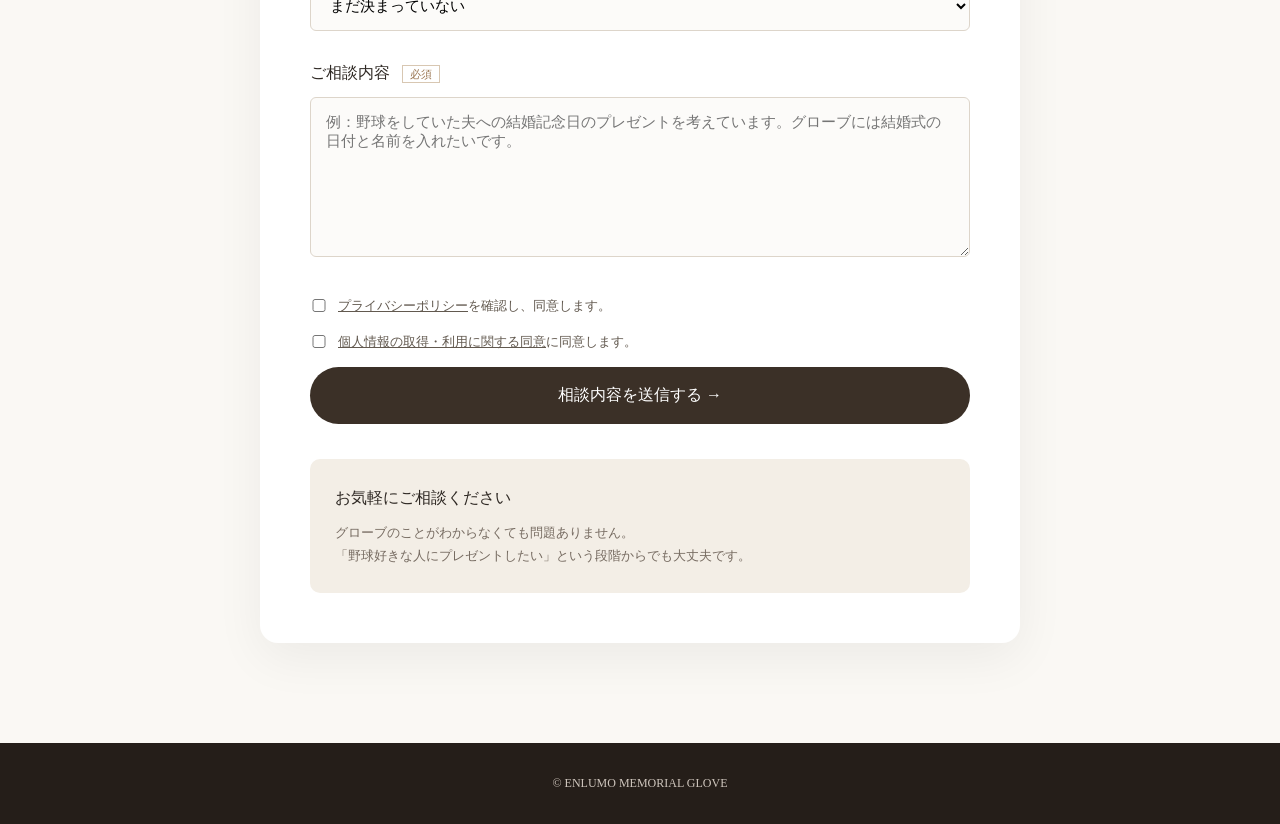
<file: contact.html>
<!DOCTYPE html>
<html lang="ja">
<head>
  <meta charset="UTF-8">
  <meta name="viewport" content="width=device-width, initial-scale=1.0">

  <title>オーダーを相談する｜ENLUMO</title>

  <style>
    * {
      margin: 0;
      padding: 0;
      box-sizing: border-box;
    }

    body {
      font-family: "Hiragino Mincho ProN", "Yu Mincho", serif;
      color: #2f2924;
      background: #faf8f4;
      line-height: 1.8;
    }

    a {
      text-decoration: none;
      color: inherit;
    }

    /* ヘッダー */
    header {
      padding: 20px 7%;
      display: flex;
      justify-content: space-between;
      align-items: center;
      background: #faf8f4;
      border-bottom: 1px solid #e8dfd4;
    }

    .logo {
      font-size: 28px;
      font-style: italic;
      letter-spacing: 2px;
    }

    .back-btn {
      font-size: 14px;
      color: #6f5a43;
    }

    /* メイン */
    main {
      padding: 70px 20px 100px;
    }

    .container {
      max-width: 760px;
      margin: 0 auto;
    }

    .page-title {
      text-align: center;
      margin-bottom: 50px;
    }

    .eyebrow {
      color: #9a7652;
      font-size: 13px;
      letter-spacing: 3px;
      margin-bottom: 15px;
    }

    h1 {
      font-size: clamp(30px, 5vw, 46px);
      font-weight: 400;
      margin-bottom: 15px;
    }

    .lead {
      color: #766b61;
      font-size: 15px;
    }

    /* フォーム */
    .form-box {
      background: white;
      padding: 50px;
      border-radius: 18px;
      box-shadow: 0 15px 50px rgba(0,0,0,0.06);
    }

    .form-group {
      margin-bottom: 28px;
    }

    label {
      display: block;
      font-size: 16px;
      margin-bottom: 10px;
    }

    .required {
      font-size: 11px;
      color: #9a7652;
      border: 1px solid #d8c7b2;
      padding: 2px 7px;
      margin-left: 8px;
    }

    input,
    select,
    textarea {
      width: 100%;
      border: 1px solid #ddd5ca;
      background: #fcfbf9;
      padding: 15px;
      border-radius: 6px;
      font-size: 15px;
      font-family: inherit;
    }

    input:focus,
    select:focus,
    textarea:focus {
      outline: none;
      border-color: #9a7652;
    }

    textarea {
      min-height: 160px;
      resize: vertical;
    }

    .radio-group {
      display: flex;
      flex-wrap: wrap;
      gap: 10px;
    }

    .radio-option {
      position: relative;
    }

    .radio-option input {
      position: absolute;
      opacity: 0;
    }

    .radio-option span {
      display: block;
      padding: 10px 18px;
      border: 1px solid #ddd5ca;
      border-radius: 30px;
      cursor: pointer;
      font-size: 14px;
    }

    .radio-option input:checked + span {
      background: #3b3027;
      color: white;
      border-color: #3b3027;
    }

    .consent-check{display:flex;align-items:flex-start;gap:10px;text-align:left;font-size:13px;color:#62594f;margin:14px 0;line-height:1.7}
    .consent-check input{width:18px;min-width:18px;margin-top:4px}
    .consent-check a{text-decoration:underline}

    button {
      width: 100%;
      border: none;
      background: #3b3027;
      color: white;
      padding: 18px;
      border-radius: 40px;
      font-size: 16px;
      font-family: inherit;
      cursor: pointer;
      transition: 0.3s;
    }

    button:hover {
      opacity: 0.85;
      transform: translateY(-2px);
    }

    .notice {
      margin-top: 35px;
      background: #f3eee6;
      padding: 25px;
      border-radius: 10px;
      font-size: 13px;
      color: #766b61;
    }

    .notice h2 {
      font-size: 16px;
      color: #2f2924;
      margin-bottom: 8px;
      font-weight: 500;
    }

    footer {
      text-align: center;
      padding: 30px;
      background: #251e19;
      color: #cfc6bd;
      font-size: 12px;
    }

    @media (max-width: 600px) {
      header {
        padding: 16px 20px;
      }

      .logo {
        font-size: 23px;
      }

      main {
        padding: 50px 15px 70px;
      }

      .form-box {
        padding: 30px 20px;
      }

      .radio-group {
        display: grid;
        grid-template-columns: 1fr 1fr;
      }

      .radio-option span {
        text-align: center;
        padding: 10px 8px;
      }
    }
  </style>
  <link rel="stylesheet" href="./order-support.css">
  <script src="./order-support.js?v=20261114-line-copy"></script>
<link rel="stylesheet" href="./brand.css"></head>

<body>

  <header>
    <a href="index.html" class="logo"><img class="brand-lockup" src="./enlumo-logo-swallows.webp" alt="ENLUMO" width="240" height="52"></a>

    <a href="index.html" class="back-btn">
      ← トップページへ戻る
    </a>
  </header>

  <main>

    <div class="container">

      <div class="page-title">
        <div class="eyebrow">CONTACT</div>

        <h1>オーダーを相談する</h1>

        <p class="lead">
          「何を選べばいいかわからない」でも大丈夫です。<br>
          あなたの想いに合わせて、一緒に考えます。
        </p>
      </div>

      <div class="form-box">

       <form id="contact-form">
  <div data-contact-preference></div>
 
  <!-- この下に現在のフォーム項目が続く -->

          <div class="form-group">
            <label>
              お名前
              <span class="required">必須</span>
            </label>

            <input
              type="text"
              name="name"
              placeholder="例：山田 太郎"
              required
            >
          </div>

          <div class="form-group">
            <label>
              メールアドレス
              <span class="required">必須</span>
            </label>

            <input
              type="email"
              name="email"
              placeholder="例：example@email.com"
              required
            >
          </div>

          <div class="form-group">
            <label>どなたへのプレゼントですか？</label>

            <div class="radio-group">

              <label class="radio-option">
                <input type="radio" name="recipient" value="自分">
                <span>自分自身</span>
              </label>

              <label class="radio-option">
                <input type="radio" name="recipient" value="恋人・配偶者">
                <span>恋人・配偶者</span>
              </label>

              <label class="radio-option">
                <input type="radio" name="recipient" value="父・母">
                <span>父・母</span>
              </label>

              <label class="radio-option">
                <input type="radio" name="recipient" value="子ども">
                <span>子ども</span>
              </label>

              <label class="radio-option">
                <input type="radio" name="recipient" value="友人">
                <span>友人</span>
              </label>

              <label class="radio-option">
                <input type="radio" name="recipient" value="その他">
                <span>その他</span>
              </label>

            </div>
          </div>

          <div class="form-group">
            <label>どんな用途を考えていますか？</label>

            <select name="occasion">
              <option value="">選択してください</option>
              <option>結婚・結婚式の記念</option>
              <option>誕生日プレゼント</option>
              <option>父の日・母の日</option>
              <option>卒業・引退記念</option>
              <option>親から子へ</option>
              <option>ホームランキャッチ用</option>
              <option>自分へ贈る用</option>
              <option>その他</option>
            </select>
          </div>

          <div class="form-group">
            <label>気になっている商品</label>

            <select name="product">
              <option value="">まだ決まっていない</option>
              <option>結婚式用グローブ</option>
              <option>自分用グローブ</option>
              <option>卒団・卒業記念グローブ</option>
              <option>ホームランキャッチグローブ</option>
              <option>インテリア用品</option>
              <option>相談して決めたい</option>
            </select>
          </div>

          <div class="form-group">
            <label>希望するグローブの色</label>

            <select name="color">
              <option value="">まだ決まっていない</option>
              <option>ホワイト</option>
              <option>ブルー</option>
              <option>レッド</option>
              <option>イエロー</option>
              <option>ブラック</option>
              <option>パープル</option>
              <option>ライムグリーン</option>
            </select>
          </div>

          <div class="form-group">
            <label>
              ご相談内容
              <span class="required">必須</span>
            </label>

            <textarea
              name="message"
              placeholder="例：野球をしていた夫への結婚記念日のプレゼントを考えています。グローブには結婚式の日付と名前を入れたいです。"
              required
            ></textarea>
          </div>

          <label class="consent-check"><input type="checkbox" name="privacy_consent" value="yes" required><span><a href="./privacy.html#privacy-policy" target="_blank" rel="noopener">プライバシーポリシー</a>を確認し、同意します。</span></label>
          <label class="consent-check"><input type="checkbox" name="acquisition_consent" value="yes" required><span><a href="./consent.html" target="_blank" rel="noopener">個人情報の取得・利用に関する同意</a>に同意します。</span></label>
          

          <button type="submit">
            相談内容を送信する →
          </button>

        </form>
<iframe
  name="gas-hidden-frame"
  style="display:none;"
></iframe>

<form
  id="gas-form"
  action="https://script.google.com/macros/s/AKfycbw7DGPpEdYRcUyalJ1ir4NXaub6hh7nLnxg7dwk3bXXlwNdjkGRlWo78mOfBEaeNX62wA/exec"
  method="POST"
  target="gas-hidden-frame"
  style="display:none;"
>
  <input type="hidden" name="name" id="gas-name">
  <input type="hidden" name="email" id="gas-email">
  <input type="hidden" name="recipient" id="gas-recipient">
  <input type="hidden" name="occasion" id="gas-occasion">
  <input type="hidden" name="product" id="gas-product">
  <input type="hidden" name="color" id="gas-color">
  <input type="hidden" name="message" id="gas-message">
</form>

        
        <div class="notice">
          <h2>お気軽にご相談ください</h2>
          グローブのことがわからなくても問題ありません。<br>
          「野球好きな人にプレゼントしたい」という段階からでも大丈夫です。
        </div>

      </div>

    </div>

  </main>

    <footer>
    © ENLUMO MEMORIAL GLOVE
  </footer>

<script>
  const form = document.getElementById("contact-form");
  ENLUMOSupport.mount(form, new URLSearchParams(location.search));


  // トップページの商品ボタンから遷移した場合、商品を自動選択
  const params = new URLSearchParams(window.location.search);
  const productParam = params.get("product");
  const productMap = {
    wedding: "結婚式用グローブ",
    myglove: "自分用グローブ",
    graduation: "卒団・卒業記念グローブ",
    homerun: "ホームランキャッチグローブ"
  };
  if (productParam && productMap[productParam]) {
    const productSelect = form.querySelector('select[name="product"]');
    if (productSelect) productSelect.value = productMap[productParam];
  }

  form.addEventListener("submit", async function(event) {
    event.preventDefault();

    const supportData = Object.fromEntries(new FormData(form));
    const supportError = ENLUMOSupport.validateContact(supportData);
    if (supportError) { alert(supportError); return; }
    const button = form.querySelector('button[type="submit"]');
    const originalText = button.textContent;

    button.disabled = true;
    button.textContent = "送信中...";

    const formData = new FormData(form);
    formData.set("message", String(formData.get("message") || "") + "\n\n" + ENLUMOSupport.supportNote(supportData) + "\n【個人情報の同意】取得・利用：yes");
    formData.set("_subject", "ENLUMO ご相談（" + (supportData.contact_method === "email" ? "メール対応" : "LINE対応") + "）");
    formData.set("_cc", "taigamiyauchi@icloud.com");

    try {
      // ① Formspree → 運営側へ通知
      const formspreeResponse = await fetch(
        "https://formspree.io/f/xeajnyja",
        {
          method: "POST",
          body: formData,
          headers: {
            "Accept": "application/json"
          }
        }
      );

      if (!formspreeResponse.ok) {
        throw new Error("Formspree送信エラー");
      }

      // ② GAS用フォームに値を移す
      document.getElementById("gas-name").value =
        formData.get("name") || "";

      document.getElementById("gas-email").value =
        formData.get("email") || "";

      document.getElementById("gas-recipient").value =
        formData.get("recipient") || "";

      document.getElementById("gas-occasion").value =
        formData.get("occasion") || "";

      document.getElementById("gas-product").value =
        formData.get("product") || "";

      document.getElementById("gas-color").value =
        formData.get("color") || "";

      document.getElementById("gas-message").value =
        formData.get("message") || "";

      // ③ GASへ送信
      document.getElementById("gas-form").submit();

      // ④ 少し待ってからありがとうページへ
      setTimeout(function() {
        window.location.href =
          "./thanks.html?channel=" + encodeURIComponent(supportData.contact_method);
      }, 2000);

    } catch (error) {
      console.error(error);

      button.disabled = false;
      button.textContent = originalText;

      alert(
        "送信できませんでした。時間をおいてもう一度お試しください。"
      );
    }
  });
</script>

</body>
</html>
</file>
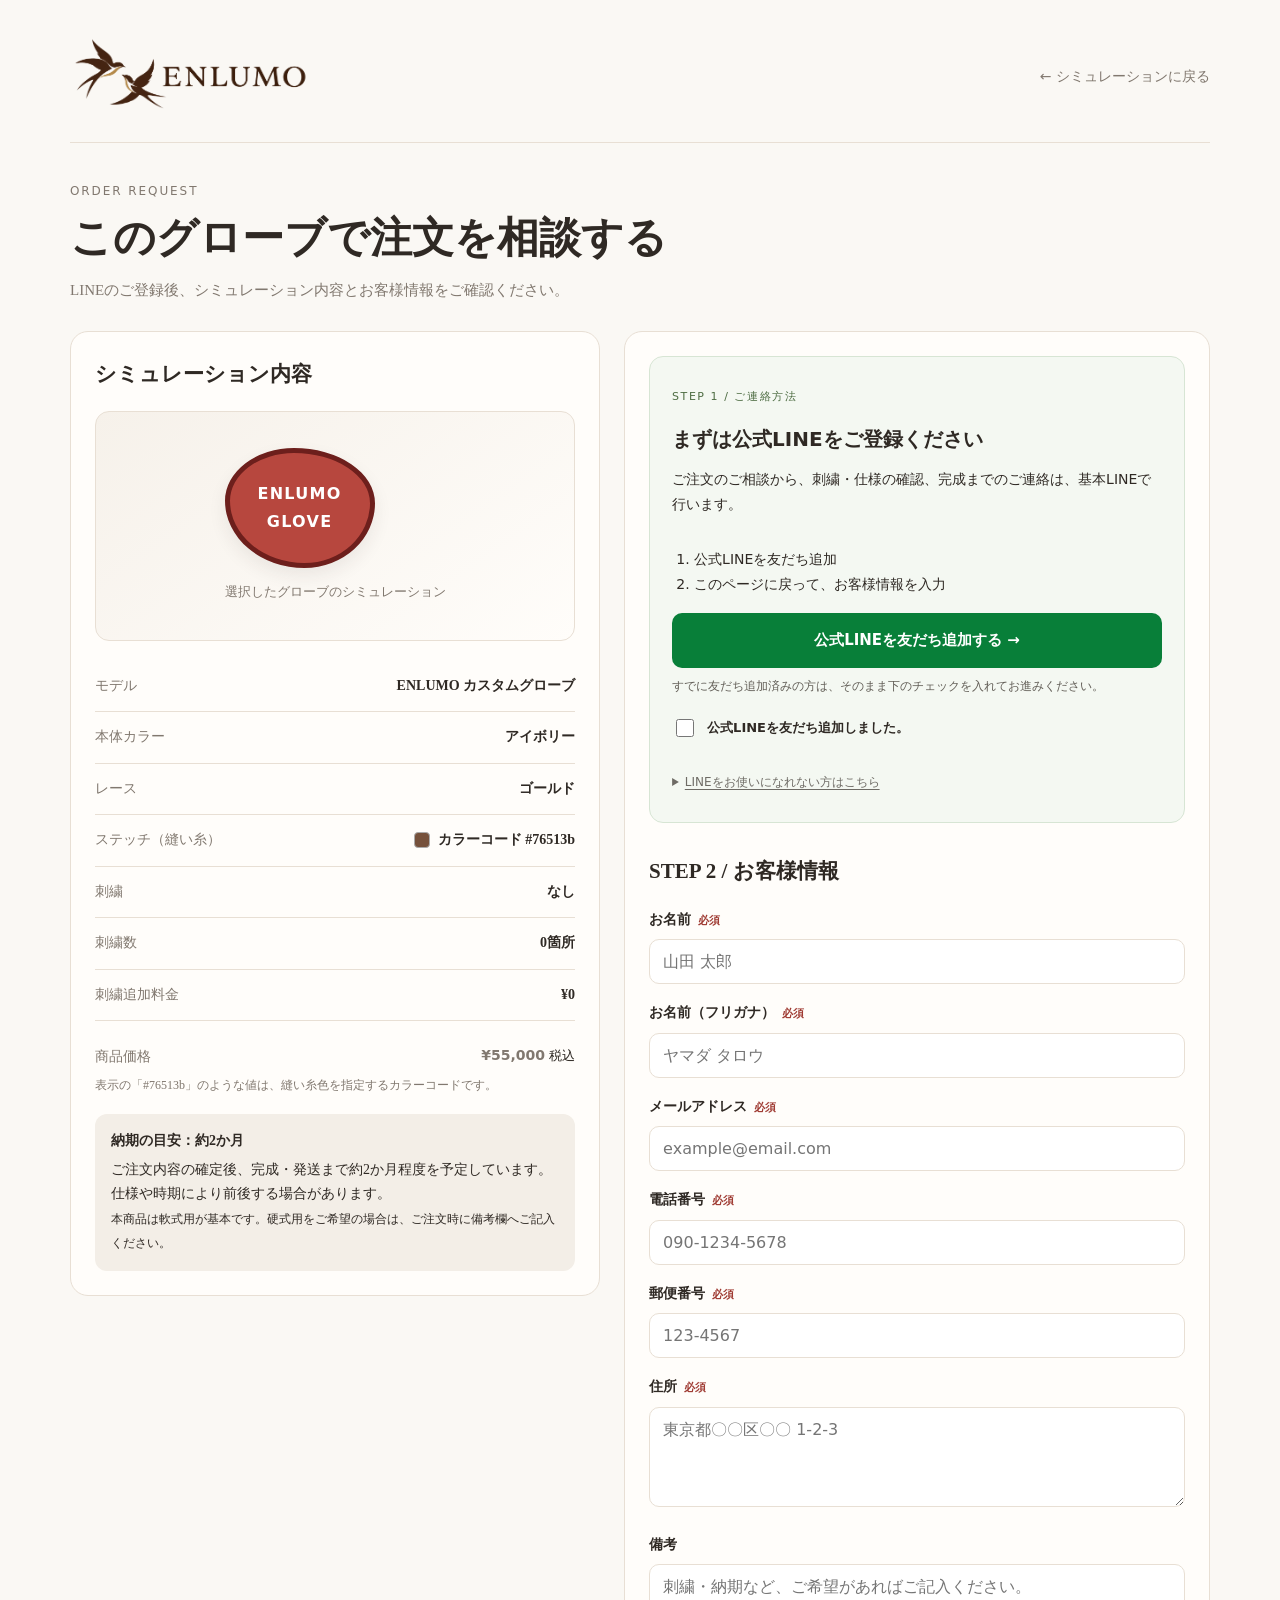
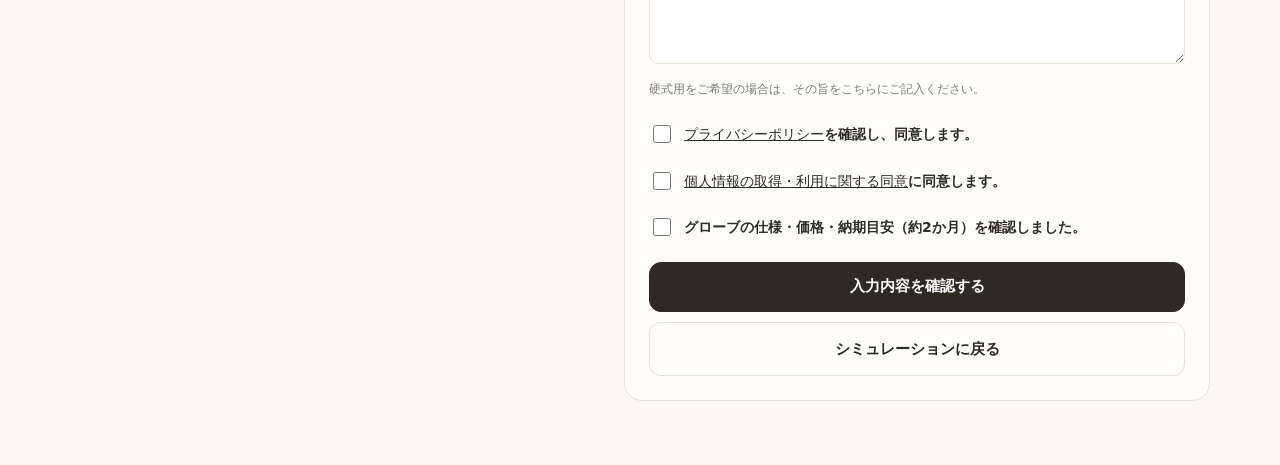
<file: order.html>
<!DOCTYPE html>
<html lang="ja">
<head>
  <meta charset="UTF-8">
  <meta name="viewport" content="width=device-width, initial-scale=1.0">
  <title>ご注文内容の入力｜ENLUMO</title>
  <meta name="description" content="ENLUMO オーダーグローブのご注文内容・お客様情報入力ページ">
  <style>
    :root{--bg:#faf8f4;--card:#fffdfa;--text:#2f2924;--muted:#81786f;--line:#e8dfd4;--accent:#2f2924;--soft:#f3eee7;--danger:#9f3a32}
    *{box-sizing:border-box}
    body{margin:0;background:var(--bg);color:var(--text);font-family:"Yu Mincho","Hiragino Mincho ProN","Noto Serif JP",serif;line-height:1.75}
    a{color:inherit}.wrap{max-width:1180px;margin:0 auto;padding:28px 20px 64px}
    header{display:flex;align-items:center;justify-content:space-between;gap:20px;padding:8px 0 26px;border-bottom:1px solid var(--line)}
    .brand{font-size:28px;letter-spacing:.18em;font-weight:700;text-decoration:none}
    .back{font-family:system-ui,-apple-system,"Segoe UI",sans-serif;font-size:14px;color:var(--muted);text-decoration:none}
    .hero{padding:38px 0 28px}.eyebrow{margin:0 0 8px;font-family:system-ui,-apple-system,"Segoe UI",sans-serif;font-size:12px;letter-spacing:.16em;color:var(--muted)}
    h1{font-size:clamp(28px,4vw,42px);margin:0 0 10px;line-height:1.35}.lead{margin:0;color:var(--muted);font-size:15px}
    .grid{display:grid;grid-template-columns:minmax(0,.95fr) minmax(0,1.05fr);gap:24px;align-items:start}
    .card{background:var(--card);border:1px solid var(--line);border-radius:18px;padding:24px}.card h2{font-size:21px;margin:0 0 18px}
    .preview{min-height:230px;border:1px solid var(--line);border-radius:14px;background:linear-gradient(145deg,#f6f1ea,#fffdfa);display:flex;align-items:center;justify-content:center;margin-bottom:20px;text-align:center;padding:18px}
    .glove-mark{width:150px;height:120px;border:5px solid #6d1f1c;background:#b7473e;border-radius:46% 54% 47% 53% / 44% 46% 54% 56%;display:flex;align-items:center;justify-content:center;color:#fff;font-family:system-ui,-apple-system,"Segoe UI",sans-serif;font-weight:700;letter-spacing:.08em;box-shadow:0 8px 18px rgba(47,41,36,.08)}
    .preview small{display:block;margin-top:12px;color:var(--muted);font-family:system-ui,-apple-system,"Segoe UI",sans-serif}.preview img{display:block;width:100%;max-height:420px;object-fit:contain;border-radius:10px}.view-switcher{display:grid;grid-template-columns:repeat(4,1fr);gap:7px;margin:-8px 0 18px}.view-switcher button{min-height:40px;padding:8px 4px;border:1px solid var(--line);border-radius:8px;background:#fff;color:var(--text);font-size:12px}.view-switcher button[aria-pressed="true"]{background:var(--accent);color:#fff;border-color:var(--accent)}.stitch-value{display:inline-flex;align-items:center;justify-content:flex-end;gap:8px}.stitch-swatch{display:inline-block;width:16px;height:16px;border:1px solid #aaa;border-radius:4px;vertical-align:middle}.consent-links{font-size:12px;color:var(--muted)}.check .policy-link{font-weight:500}
    .summary{margin:0}.summary-row{display:flex;justify-content:space-between;gap:20px;padding:13px 0;border-bottom:1px solid var(--line);font-size:14px}
    .summary-row dt{color:var(--muted)}.summary-row dd{margin:0;font-weight:600;text-align:right}
    .price-row{display:flex;justify-content:space-between;align-items:flex-end;gap:16px;padding-top:20px}.price-row span{color:var(--muted);font-size:14px}
    .price{font-family:system-ui,-apple-system,"Segoe UI",sans-serif;font-size:28px;font-weight:700}
    .delivery{margin-top:18px;padding:15px 16px;border-radius:12px;background:var(--soft);font-size:14px}.delivery strong{display:block;margin-bottom:4px}
    .field{margin-bottom:17px}label{display:block;font-size:14px;font-weight:600;margin-bottom:7px}
    .required{font-family:system-ui,-apple-system,"Segoe UI",sans-serif;font-size:11px;margin-left:7px;color:var(--danger)}
    input,textarea{width:100%;border:1px solid var(--line);border-radius:10px;background:#fff;color:var(--text);padding:12px 13px;font-size:16px;outline:none;font-family:system-ui,-apple-system,"Segoe UI",sans-serif}
    input:focus,textarea:focus{border-color:#9c8d7e;box-shadow:0 0 0 3px rgba(156,141,126,.12)}textarea{min-height:100px;resize:vertical}
    .help{font-size:12px;color:var(--muted);margin-top:6px}
    .check{display:flex;gap:10px;align-items:flex-start;margin:22px 0;font-family:system-ui,-apple-system,"Segoe UI",sans-serif;font-size:14px}
    .check input{width:18px;height:18px;margin-top:3px}.actions{display:grid;gap:10px}
    button,.secondary{min-height:50px;border-radius:12px;padding:13px 18px;font-size:15px;font-weight:700;text-decoration:none;text-align:center;cursor:pointer;font-family:system-ui,-apple-system,"Segoe UI",sans-serif}
    button{border:1px solid var(--accent);background:var(--accent);color:#fff}.secondary{border:1px solid var(--line);background:transparent;color:var(--text)}
    .note{margin-top:12px;color:var(--muted);font-size:12px;font-family:system-ui,-apple-system,"Segoe UI",sans-serif}
    @media(max-width:820px){.wrap{padding:20px 15px 48px}header{padding-bottom:18px}.brand{font-size:24px}.hero{padding:28px 0 20px}.grid{grid-template-columns:1fr}.card{padding:18px}.preview{min-height:190px}}
  </style>
  <link rel="stylesheet" href="./order-support.css">
  <script src="./order-support.js?v=20261114-line-copy"></script>
<link rel="stylesheet" href="./brand.css"></head>
<body>
  <div class="wrap">
    <header>
      <a class="brand" href="./index.html"><img class="brand-lockup" src="./enlumo-logo-swallows.webp" alt="ENLUMO" width="240" height="52"></a>
      <a class="back" href="./custom/">← シミュレーションに戻る</a>
    </header>

    <section class="hero">
      <p class="eyebrow">ORDER REQUEST</p>
      <h1>このグローブで注文を相談する</h1>
      <p class="lead">LINEのご登録後、シミュレーション内容とお客様情報をご確認ください。</p>
    </section>

    <div class="grid">
      <section class="card">
        <h2>シミュレーション内容</h2>
        <div class="preview"><div><img id="preview-image" alt="選択したグローブのシミュレーション" hidden><div class="glove-mark" id="preview-placeholder">ENLUMO<br>GLOVE</div><small id="preview-face-label">選択したグローブのシミュレーション</small></div></div>
        <div id="view-switcher" class="view-switcher" aria-label="グローブの表示方向" hidden><button type="button" data-view="front" aria-pressed="false">捕球面</button><button type="button" data-view="back" aria-pressed="false">手の甲側</button><button type="button" data-view="pinky" aria-pressed="false">小指側</button><button type="button" data-view="thumb" aria-pressed="false">親指側</button></div>
        <dl class="summary">
          <div class="summary-row"><dt>モデル</dt><dd id="show-model">内野手用</dd></div>
          <div class="summary-row"><dt>本体カラー</dt><dd id="show-body">レッド</dd></div>
          <div class="summary-row"><dt>レース</dt><dd id="show-lace">ネイビー</dd></div>
          <div class="summary-row"><dt>ステッチ（縫い糸）</dt><dd class="stitch-value"><span id="stitch-swatch" class="stitch-swatch" aria-hidden="true"></span><span id="show-stitch">カラーコード #76513b</span></dd></div>
          <div class="summary-row"><dt>刺繍</dt><dd id="show-embroidery">なし</dd></div>
          <div class="summary-row"><dt>刺繍数</dt><dd id="show-count">0箇所</dd></div>
          <div class="summary-row"><dt>刺繍追加料金</dt><dd id="show-extra">¥0</dd></div>
        </dl>
        <div class="price-row">
          <span>商品価格</span>
          <div><span class="price" id="show-price">¥55,000</span> <small>税込</small></div>
        </div>
        <p class="help">表示の「#76513b」のような値は、縫い糸色を指定するカラーコードです。</p>
        <div class="delivery">
          <strong>納期の目安：約2か月</strong>
          ご注文内容の確定後、完成・発送まで約2か月程度を予定しています。仕様や時期により前後する場合があります。<br><small>本商品は軟式用が基本です。硬式用をご希望の場合は、ご注文時に備考欄へご記入ください。</small>
        </div>
      </section>

      <section class="card">
        <form id="order-form">
          <div data-contact-preference></div>
          <h2>STEP 2 / お客様情報</h2>
          <input type="hidden" name="model" id="model">
          <input type="hidden" name="body" id="body">
          <input type="hidden" name="lace" id="lace">
          <input type="hidden" name="stitch" id="stitch">
          <input type="hidden" name="embroidery" id="embroidery"><input type="hidden" name="embroidery_layout" id="embroidery_layout">
          <input type="hidden" name="price" id="price">
          <input type="hidden" name="embroidery_count" id="embroidery_count">
          <input type="hidden" name="embroidery_extra" id="embroidery_extra">

          <div class="field">
            <label for="name">お名前<span class="required">必須</span></label>
            <input id="name" name="name" type="text" autocomplete="name" placeholder="山田 太郎" required>
          </div>
          <div class="field">
            <label for="kana">お名前（フリガナ）<span class="required">必須</span></label>
            <input id="kana" name="kana" type="text" placeholder="ヤマダ タロウ" required>
          </div>
          <div class="field">
            <label for="email">メールアドレス<span class="required">必須</span></label>
            <input id="email" name="email" type="email" autocomplete="email" placeholder="example@email.com" required>
          </div>
          <div class="field">
            <label for="tel">電話番号<span class="required">必須</span></label>
            <input id="tel" name="tel" type="tel" autocomplete="tel" inputmode="tel" placeholder="090-1234-5678" required>
          </div>
          <div class="field">
            <label for="postal">郵便番号<span class="required">必須</span></label>
            <input id="postal" name="postal" type="text" autocomplete="postal-code" inputmode="numeric" placeholder="123-4567" required>
          </div>
          <div class="field">
            <label for="address">住所<span class="required">必須</span></label>
            <textarea id="address" name="address" autocomplete="street-address" placeholder="東京都〇〇区〇〇 1-2-3" required></textarea>
          </div>
          <div class="field">
            <label for="note">備考</label>
            <textarea id="note" name="note" placeholder="刺繍・納期など、ご希望があればご記入ください。"></textarea>
            <p class="help">硬式用をご希望の場合は、その旨をこちらにご記入ください。</p>
          </div>

          <label class="check"><input type="checkbox" name="privacy_consent" value="yes" required><span><a class="policy-link" href="./privacy.html#privacy-policy" target="_blank" rel="noopener">プライバシーポリシー</a>を確認し、同意します。</span></label>
          <label class="check"><input type="checkbox" name="acquisition_consent" value="yes" required><span><a class="policy-link" href="./consent.html" target="_blank" rel="noopener">個人情報の取得・利用に関する同意</a>に同意します。</span></label>
          <label class="check"><input type="checkbox" name="specification_consent" value="yes" required><span>グローブの仕様・価格・納期目安（約2か月）を確認しました。</span></label>
          
          <div class="actions">
            <button type="submit">入力内容を確認する</button>
            <a class="secondary" href="./custom/">シミュレーションに戻る</a>
          </div>
        </form>
      </section>
    </div>
  </div>

  <script>
    (() => {
      const params = new URLSearchParams(location.search);
      const defaults = {
        model: "内野手用",
        body: "レッド",
        lace: "ネイビー",
        stitch: "ホワイト",
        embroidery: "R. Takumi",
        embroidery_layout: "",
        price: "55000"
      };

      const form = document.getElementById("order-form");
      ENLUMOSupport.mount(form, params);
      for (const key of ["name","kana","email","tel","postal","address","note"]) {
        if (params.has(key)) form.elements[key].value = params.get(key);
      }
      form.addEventListener("submit", event => {
        const error = ENLUMOSupport.validateContact(Object.fromEntries(new FormData(form)));
        if (error) { event.preventDefault(); alert(error); }
      });
      const values = {};
      Object.keys(defaults).forEach(key => {
        values[key] = key === "price" ? defaults.price : (params.get(key) || defaults[key]);
        const hidden = document.getElementById(key);
        if (hidden) hidden.value = values[key];
      });

      document.getElementById("show-model").textContent = values.model;
      document.getElementById("show-body").textContent = values.body;
      document.getElementById("show-lace").textContent = values.lace;
      document.getElementById("show-stitch").textContent = values.stitch;
      document.getElementById("show-embroidery").textContent = values.embroidery;

      const priceNumber = Number(String(values.price).replace(/[^\d]/g,"")) || 55000;
      document.getElementById("show-price").textContent = "¥" + priceNumber.toLocaleString("ja-JP");
    })();
  </script>
</body>
</html>  <script>
    (() => {
      let saved={};try{saved=JSON.parse(sessionStorage.getItem("enlumo_order_draft")||"{}");}catch{}
      const form=document.getElementById("order-form");
      const restore={...(saved.customer||{}),...Object.fromEntries(new URLSearchParams(location.search))};
      ENLUMOSupport.mount(form,new URLSearchParams(restore));
      const defaults={model:"ENLUMO カスタムグローブ",body:"アイボリー",lace:"ゴールド",stitch:"#76513b",embroidery:"なし",embroidery_layout:"",embroidery_count:"0",embroidery_extra:"0",price:"55000"};
      const values={...defaults,...saved};
      for(const key of Object.keys(defaults)){const el=document.getElementById(key);if(el)el.value=String(values[key]??defaults[key]);}
      const prior=saved.customer||{};
      for(const key of ["name","kana","email","tel","postal","address","note"])if(prior[key])form.elements[key].value=prior[key];
      for(const key of ["privacy_consent","acquisition_consent","specification_consent"])if(prior[key]==="yes"&&form.elements[key])form.elements[key].checked=true;
      document.getElementById("show-model").textContent=values.model;
      document.getElementById("show-body").textContent=values.body;
      document.getElementById("show-lace").textContent=values.lace;
      document.getElementById("show-stitch").textContent="カラーコード "+values.stitch;
      document.getElementById("stitch-swatch").style.backgroundColor=/^#[0-9a-f]{6}$/i.test(values.stitch)?values.stitch:"#76513b";
      document.getElementById("show-embroidery").textContent=values.embroidery;
      const count=Number(values.embroidery_count)||0,extra=Number(values.embroidery_extra)||0,price=Number(values.price)||55000;
      document.getElementById("show-count").textContent=count+"箇所";
      document.getElementById("show-extra").textContent="¥"+extra.toLocaleString("ja-JP");
      document.getElementById("show-price").textContent="¥"+price.toLocaleString("ja-JP");
      if(saved.preview){const image=document.getElementById("preview-image"),switcher=document.getElementById("view-switcher"),faceLabel=document.getElementById("preview-face-label");const faceNames={front:"捕球面",back:"手の甲側",pinky:"小指側",thumb:"親指側"};const selected=Object.keys(faceNames).find(key=>faceNames[key]===saved.face)||"front";const previews=saved.previews&&Object.keys(saved.previews).length?saved.previews:null;function showPreview(face){image.src=(previews&&previews[face])||saved.preview;image.alt=faceNames[face]+"から見たグローブのシミュレーション";faceLabel.textContent=faceNames[face]+"から見たグローブのシミュレーション";document.querySelectorAll("[data-view]").forEach(button=>button.setAttribute("aria-pressed",button.dataset.view===face?"true":"false"));}image.hidden=false;document.getElementById("preview-placeholder").hidden=true;if(previews){switcher.hidden=false;document.querySelectorAll("[data-view]").forEach(button=>button.addEventListener("click",()=>showPreview(button.dataset.view)));}showPreview(selected);}
      form.addEventListener("submit",event=>{
        event.preventDefault();
        if(!form.reportValidity())return;
        const customer=Object.fromEntries(new FormData(form));
        const error=ENLUMOSupport.validateContact(customer);
        if(error){alert(error);return;}
        sessionStorage.setItem("enlumo_order_draft",JSON.stringify({...values,customer}));
        location.href="./confirm.html";
      });
    })();
  </script>
</body>
</html>
</file>
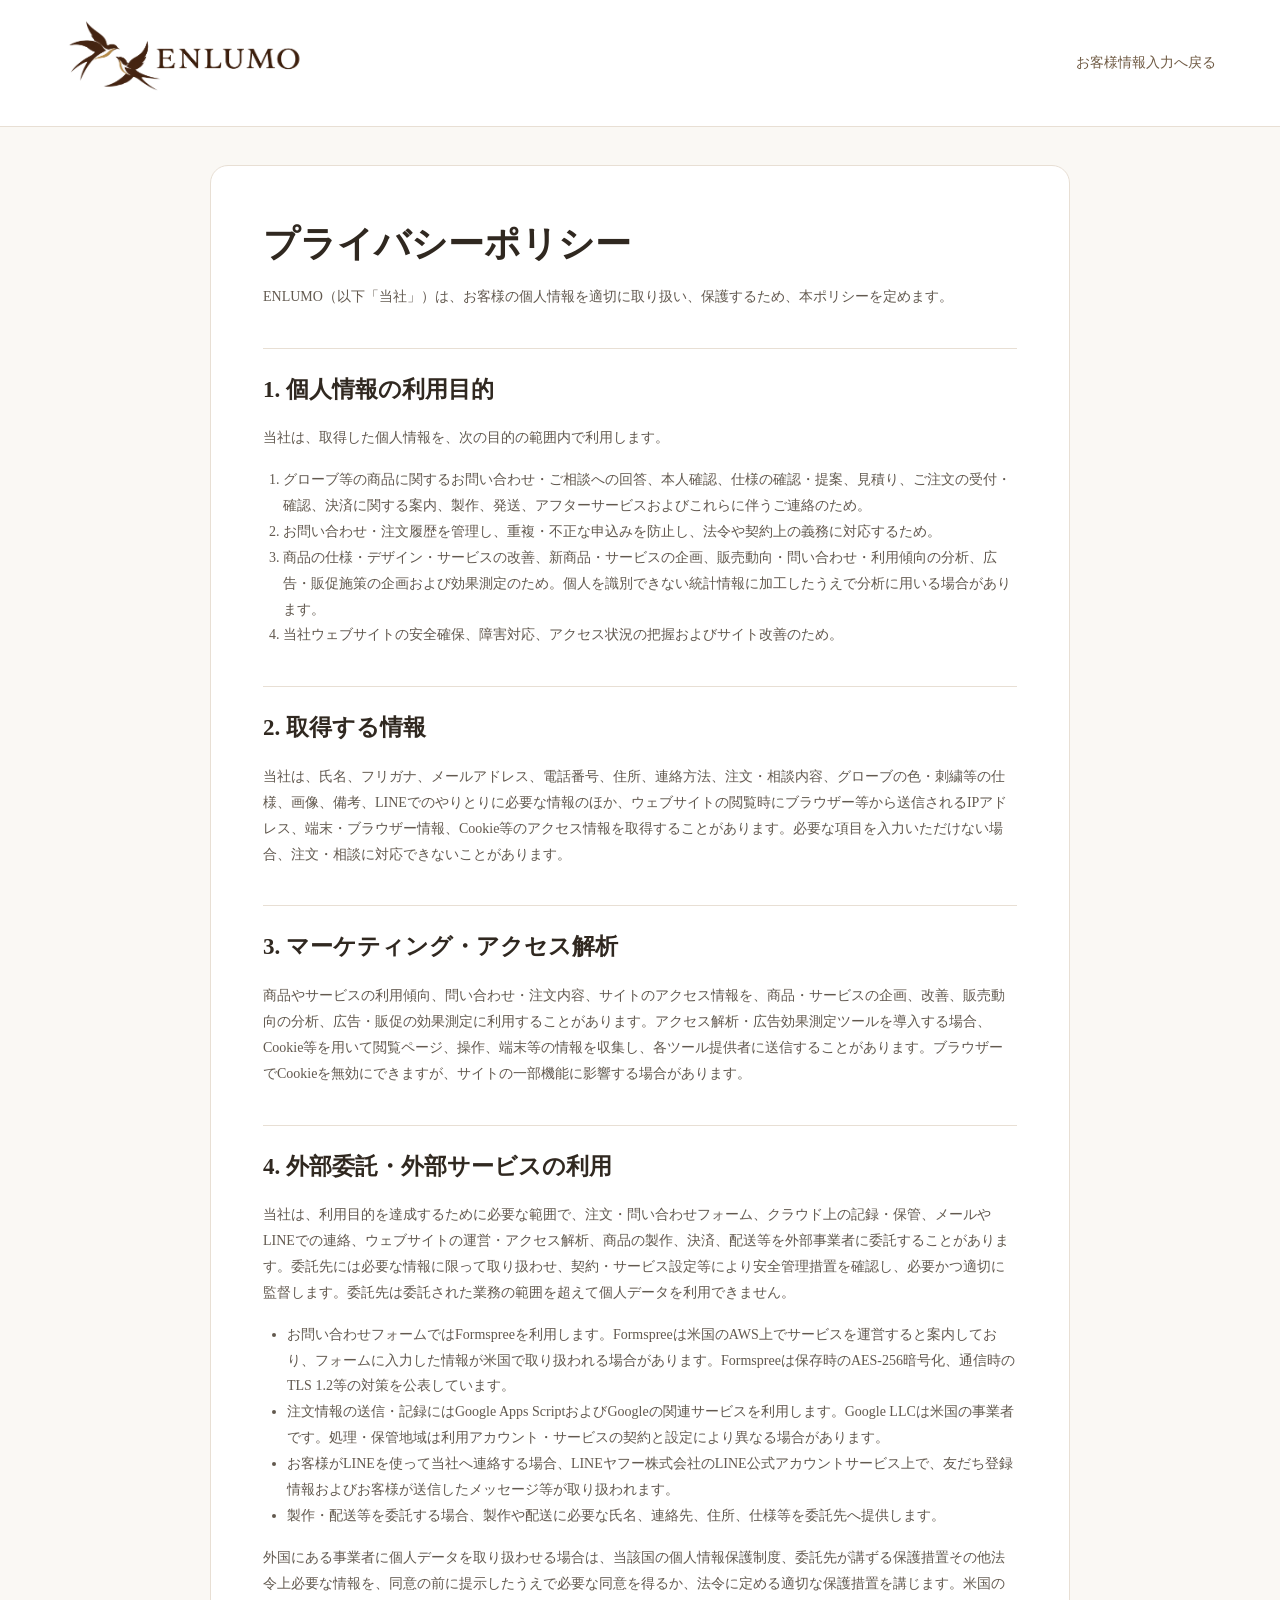
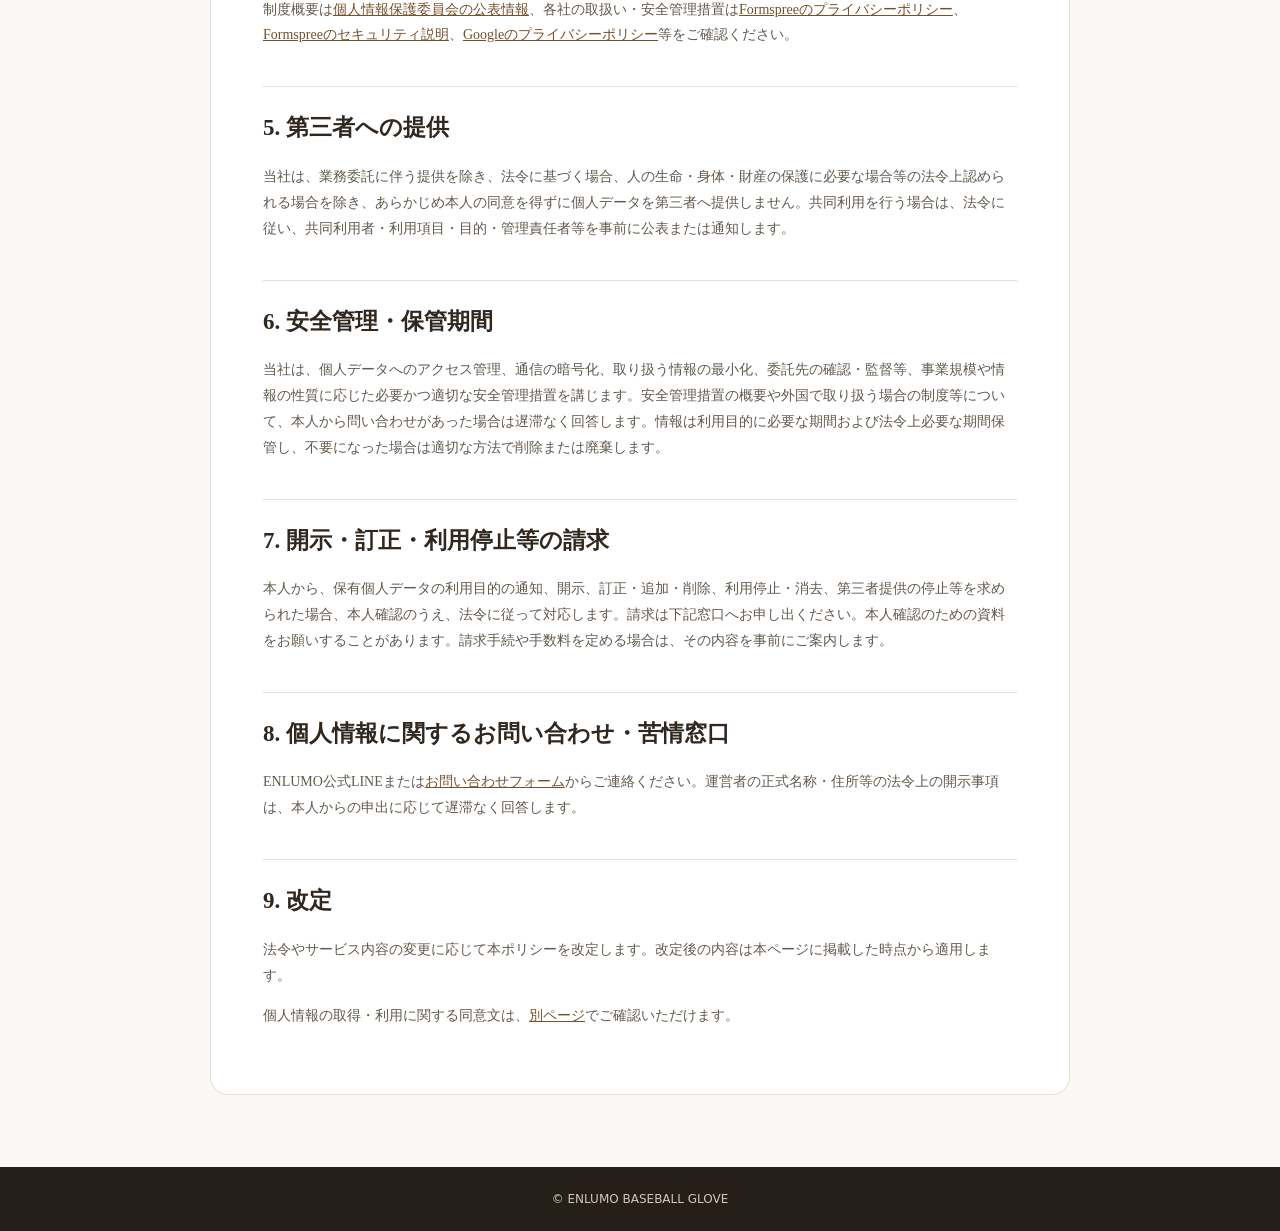
<file: privacy.html>
<!DOCTYPE html>
<html lang="ja">
<head>
<meta charset="UTF-8"><meta name="viewport" content="width=device-width,initial-scale=1">
<title>プライバシーポリシー｜ENLUMO</title>
<meta name="description" content="ENLUMOの個人情報の利用目的、取扱い、外部委託、開示等のお手続きについて">
<link rel="stylesheet" href="./brand.css">
<style>
*{box-sizing:border-box}body{margin:0;background:#faf8f4;color:#302820;font:16px/1.85 "Yu Mincho","Hiragino Mincho ProN",serif}
header{display:flex;justify-content:space-between;align-items:center;gap:16px;padding:18px max(5vw,18px);background:#fff;border-bottom:1px solid #e8dfd4}
.brand img{width:min(240px,42vw);height:auto}.back{font:14px system-ui,sans-serif;color:#6f5a43;text-decoration:none}
main{max-width:900px;margin:0 auto;padding:38px 20px 72px}.card{background:#fff;padding:clamp(22px,5vw,52px);border:1px solid #e8dfd4;border-radius:18px}
h1{font-size:clamp(25px,4vw,36px);line-height:1.45;margin:0 0 10px}h2{font-size:23px;margin:38px 0 14px;padding-top:20px;border-top:1px solid #e8dfd4}h3{font-size:17px;margin:28px 0 8px}
p,li{font-size:14px;color:#62594f}ul,ol{padding-left:24px}.note{padding:14px 16px;background:#f5f2ed;border-radius:10px}
a{color:#75512e;text-decoration:underline;overflow-wrap:anywhere}.small{font-size:12px;color:#81786f}.list{padding-left:20px}
footer{text-align:center;padding:25px;color:#cfc6bd;background:#251e19;font:12px system-ui,sans-serif}
@media(max-width:600px){header{align-items:flex-start}.back{font-size:12px}main{padding:24px 14px 48px}.card{border-radius:13px}}
</style>
</head>
<body>
<header><a class="brand" href="./index.html"><img src="./enlumo-logo-swallows.webp" alt="ENLUMO" width="240" height="52"></a><a class="back" href="./order.html">お客様情報入力へ戻る</a></header>
<main><article class="card">
<h1 id="privacy-policy">プライバシーポリシー</h1>
<p>ENLUMO（以下「当社」）は、お客様の個人情報を適切に取り扱い、保護するため、本ポリシーを定めます。</p>
<h2>1. 個人情報の利用目的</h2>
<p>当社は、取得した個人情報を、次の目的の範囲内で利用します。</p>
<ol class="list">
<li>グローブ等の商品に関するお問い合わせ・ご相談への回答、本人確認、仕様の確認・提案、見積り、ご注文の受付・確認、決済に関する案内、製作、発送、アフターサービスおよびこれらに伴うご連絡のため。</li>
<li>お問い合わせ・注文履歴を管理し、重複・不正な申込みを防止し、法令や契約上の義務に対応するため。</li>
<li>商品の仕様・デザイン・サービスの改善、新商品・サービスの企画、販売動向・問い合わせ・利用傾向の分析、広告・販促施策の企画および効果測定のため。個人を識別できない統計情報に加工したうえで分析に用いる場合があります。</li>

<li>当社ウェブサイトの安全確保、障害対応、アクセス状況の把握およびサイト改善のため。</li>
</ol>
<h2>2. 取得する情報</h2>
<p>当社は、氏名、フリガナ、メールアドレス、電話番号、住所、連絡方法、注文・相談内容、グローブの色・刺繍等の仕様、画像、備考、LINEでのやりとりに必要な情報のほか、ウェブサイトの閲覧時にブラウザー等から送信されるIPアドレス、端末・ブラウザー情報、Cookie等のアクセス情報を取得することがあります。必要な項目を入力いただけない場合、注文・相談に対応できないことがあります。</p>
<h2>3. マーケティング・アクセス解析</h2>
<p>商品やサービスの利用傾向、問い合わせ・注文内容、サイトのアクセス情報を、商品・サービスの企画、改善、販売動向の分析、広告・販促の効果測定に利用することがあります。アクセス解析・広告効果測定ツールを導入する場合、Cookie等を用いて閲覧ページ、操作、端末等の情報を収集し、各ツール提供者に送信することがあります。ブラウザーでCookieを無効にできますが、サイトの一部機能に影響する場合があります。</p>
<h2>4. 外部委託・外部サービスの利用</h2>
<p>当社は、利用目的を達成するために必要な範囲で、注文・問い合わせフォーム、クラウド上の記録・保管、メールやLINEでの連絡、ウェブサイトの運営・アクセス解析、商品の製作、決済、配送等を外部事業者に委託することがあります。委託先には必要な情報に限って取り扱わせ、契約・サービス設定等により安全管理措置を確認し、必要かつ適切に監督します。委託先は委託された業務の範囲を超えて個人データを利用できません。</p>
<ul>
<li>お問い合わせフォームではFormspreeを利用します。Formspreeは米国のAWS上でサービスを運営すると案内しており、フォームに入力した情報が米国で取り扱われる場合があります。Formspreeは保存時のAES-256暗号化、通信時のTLS 1.2等の対策を公表しています。</li>
<li>注文情報の送信・記録にはGoogle Apps ScriptおよびGoogleの関連サービスを利用します。Google LLCは米国の事業者です。処理・保管地域は利用アカウント・サービスの契約と設定により異なる場合があります。</li>
<li>お客様がLINEを使って当社へ連絡する場合、LINEヤフー株式会社のLINE公式アカウントサービス上で、友だち登録情報およびお客様が送信したメッセージ等が取り扱われます。</li>
<li>製作・配送等を委託する場合、製作や配送に必要な氏名、連絡先、住所、仕様等を委託先へ提供します。</li>
</ul>
<p>外国にある事業者に個人データを取り扱わせる場合は、当該国の個人情報保護制度、委託先が講ずる保護措置その他法令上必要な情報を、同意の前に提示したうえで必要な同意を得るか、法令に定める適切な保護措置を講じます。米国の制度概要は<a href="https://www.ppc.go.jp/enforcement/infoprovision/laws/offshore_report_america/" target="_blank" rel="noopener">個人情報保護委員会の公表情報</a>、各社の取扱い・安全管理措置は<a href="https://formspree.io/legal/privacy-policy" target="_blank" rel="noopener">Formspreeのプライバシーポリシー</a>、<a href="https://formspree.io/security/" target="_blank" rel="noopener">Formspreeのセキュリティ説明</a>、<a href="https://policies.google.com/privacy?hl=ja" target="_blank" rel="noopener">Googleのプライバシーポリシー</a>等をご確認ください。</p>
<h2>5. 第三者への提供</h2>
<p>当社は、業務委託に伴う提供を除き、法令に基づく場合、人の生命・身体・財産の保護に必要な場合等の法令上認められる場合を除き、あらかじめ本人の同意を得ずに個人データを第三者へ提供しません。共同利用を行う場合は、法令に従い、共同利用者・利用項目・目的・管理責任者等を事前に公表または通知します。</p>
<h2>6. 安全管理・保管期間</h2>
<p>当社は、個人データへのアクセス管理、通信の暗号化、取り扱う情報の最小化、委託先の確認・監督等、事業規模や情報の性質に応じた必要かつ適切な安全管理措置を講じます。安全管理措置の概要や外国で取り扱う場合の制度等について、本人から問い合わせがあった場合は遅滞なく回答します。情報は利用目的に必要な期間および法令上必要な期間保管し、不要になった場合は適切な方法で削除または廃棄します。</p>
<h2>7. 開示・訂正・利用停止等の請求</h2>
<p>本人から、保有個人データの利用目的の通知、開示、訂正・追加・削除、利用停止・消去、第三者提供の停止等を求められた場合、本人確認のうえ、法令に従って対応します。請求は下記窓口へお申し出ください。本人確認のための資料をお願いすることがあります。請求手続や手数料を定める場合は、その内容を事前にご案内します。</p>
<h2>8. 個人情報に関するお問い合わせ・苦情窓口</h2>
<p>ENLUMO公式LINEまたは<a href="./contact.html?method=email">お問い合わせフォーム</a>からご連絡ください。運営者の正式名称・住所等の法令上の開示事項は、本人からの申出に応じて遅滞なく回答します。</p>
<h2>9. 改定</h2>
<p>法令やサービス内容の変更に応じて本ポリシーを改定します。改定後の内容は本ページに掲載した時点から適用します。</p>
<p>個人情報の取得・利用に関する同意文は、<a href="./consent.html">別ページ</a>でご確認いただけます。</p>
</article></main>
<footer>© ENLUMO BASEBALL GLOVE</footer>
</body></html>
</file>
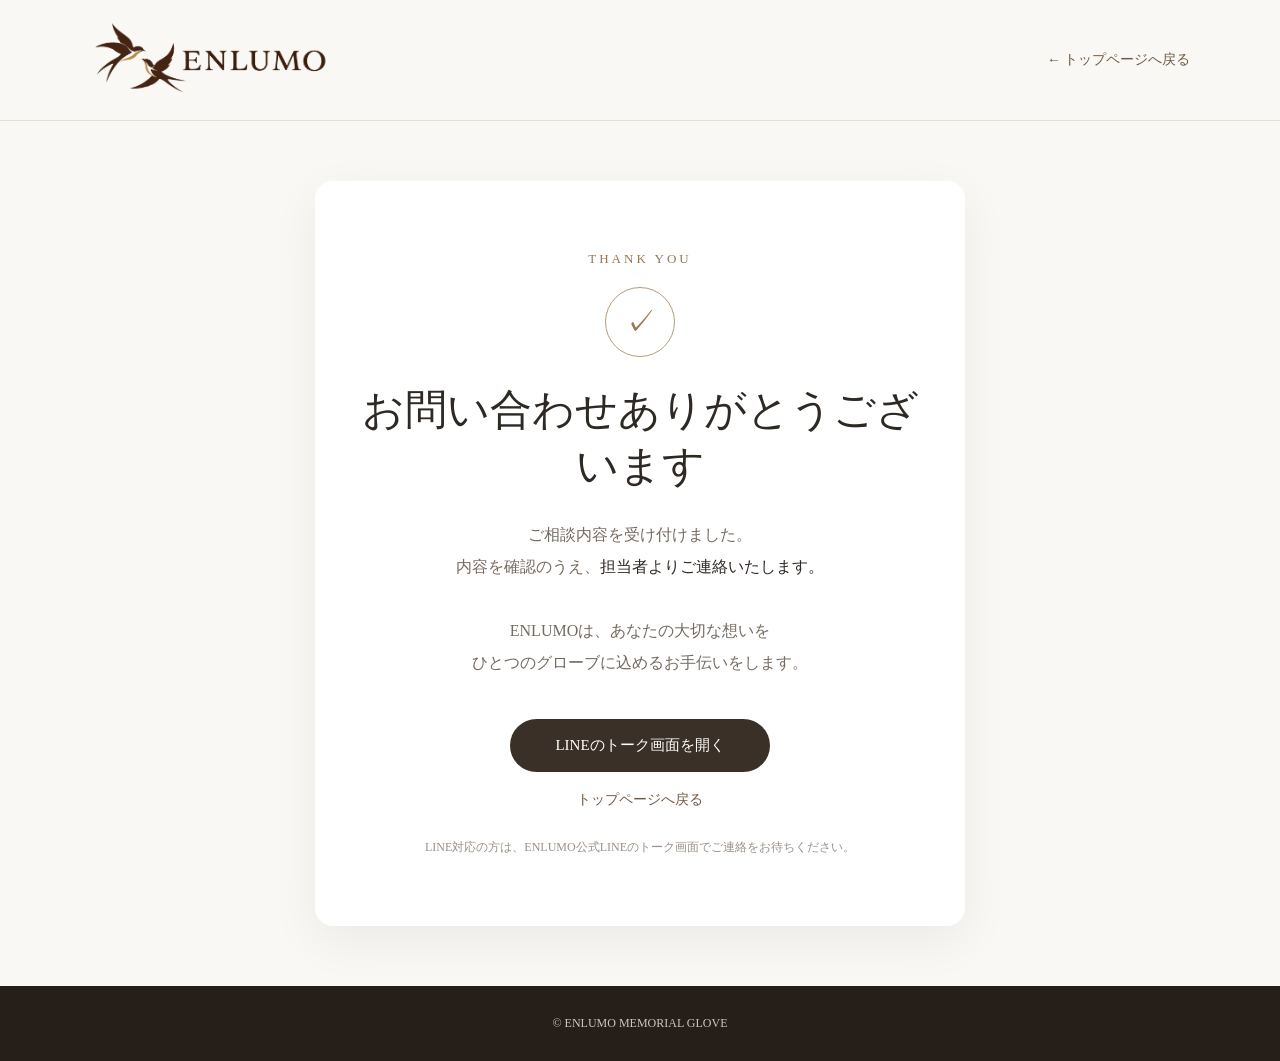
<file: thanks.html>
<!DOCTYPE html>
<html lang="ja">
<head>
  <meta charset="UTF-8">
  <meta name="viewport" content="width=device-width, initial-scale=1.0">

  <title>お問い合わせありがとうございます｜ENLUMO</title>

  <style>
    * {
      margin: 0;
      padding: 0;
      box-sizing: border-box;
    }

    body {
      font-family: "Hiragino Mincho ProN", "Yu Mincho", serif;
      color: #2f2924;
      background: #faf8f4;
      min-height: 100vh;
      display: flex;
      flex-direction: column;
    }

    a {
      text-decoration: none;
      color: inherit;
    }

    header {
      padding: 20px 7%;
      display: flex;
      justify-content: space-between;
      align-items: center;
      border-bottom: 1px solid #e8dfd4;
    }

    .logo {
      font-size: 28px;
      font-style: italic;
      letter-spacing: 2px;
    }

    .back-btn {
      font-size: 14px;
      color: #6f5a43;
    }

    main {
      flex: 1;
      display: flex;
      align-items: center;
      justify-content: center;
      padding: 60px 20px;
    }

    .thanks-box {
      max-width: 650px;
      width: 100%;
      text-align: center;
      background: #ffffff;
      padding: 70px 40px;
      border-radius: 18px;
      box-shadow: 0 15px 50px rgba(0, 0, 0, 0.06);
    }

    .eyebrow {
      color: #9a7652;
      font-size: 13px;
      letter-spacing: 3px;
      margin-bottom: 20px;
    }

    .check {
      width: 70px;
      height: 70px;
      margin: 0 auto 25px;
      border: 1px solid #b99a78;
      border-radius: 50%;
      display: flex;
      align-items: center;
      justify-content: center;
      font-size: 32px;
      color: #9a7652;
    }

    h1 {
      font-size: clamp(28px, 5vw, 42px);
      font-weight: 400;
      margin-bottom: 25px;
    }

    .message {
      color: #766b61;
      font-size: 16px;
      line-height: 2;
      margin-bottom: 40px;
    }

    .message strong {
      color: #2f2924;
      font-weight: 500;
    }

    .home-btn {
      display: inline-block;
      background: #3b3027;
      color: white;
      padding: 17px 45px;
      border-radius: 40px;
      font-size: 15px;
      transition: 0.3s;
    }

    .home-btn:hover {
      opacity: 0.85;
      transform: translateY(-2px);
    }

    .note {
      margin-top: 30px;
      font-size: 12px;
      color: #9a9188;
    }

    footer {
      text-align: center;
      padding: 30px;
      background: #251e19;
      color: #cfc6bd;
      font-size: 12px;
    }

    @media (max-width: 600px) {
      header {
        padding: 16px 20px;
      }

      .logo {
        font-size: 23px;
      }

      main {
        padding: 40px 15px;
      }

      .thanks-box {
        padding: 50px 25px;
      }

      .message {
        font-size: 14px;
      }
    }
  </style>
<style>[hidden]{display:none!important}</style><link rel="stylesheet" href="./brand.css"></head>

<body>

  <header>
    <a href="./index.html" class="logo"><img class="brand-lockup" src="./enlumo-logo-swallows.webp" alt="ENLUMO" width="240" height="52"></a>
    <a href="./index.html" class="back-btn">← トップページへ戻る</a>
  </header>

  <main>
    <div class="thanks-box">

      <div class="eyebrow">THANK YOU</div>

      <div class="check">✓</div>

      <h1>お問い合わせありがとうございます</h1>

      <p class="message">
        ご相談内容を受け付けました。<br>
        内容を確認のうえ、<strong>担当者よりご連絡いたします。</strong><br><br>
        ENLUMOは、あなたの大切な想いを<br>
        ひとつのグローブに込めるお手伝いをします。
      </p>

      <a href="https://lin.ee/WQajS4j" class="home-btn" id="next-contact" target="_blank" rel="noopener noreferrer">
        LINEのトーク画面を開く
      </a>
      <br><br><a href="./index.html" class="back-btn">
        トップページへ戻る
      </a>

      <p class="note" id="reply-note">
        LINE対応の方は、ENLUMO公式LINEのトーク画面でご連絡をお待ちください。
      </p>

    </div>
  </main>

  <footer>
    © ENLUMO MEMORIAL GLOVE
  </footer>

<script>
const params = new URLSearchParams(location.search);
if (params.get('channel') === 'email') {
  document.getElementById('reply-note').textContent = 'ご入力いただいたメールアドレスへご連絡します。迷惑メールフォルダもご確認ください。';
  document.getElementById('next-contact').hidden = true;
}
if (params.get('type') === 'order') {
  document.querySelector('h1').textContent = '注文リクエストを受け付けました';
  document.querySelector('.message').textContent = '担当者より、ご指定の連絡方法で仕様・刺繍・納期の確認をさせていただきます。内容の確定・ご入金後に正式なご注文となります。';
}
</script></body>
</html>
</file>
<file: brand.css>
/* ENLUMO brand lockup */
.brand-lockup{display:block;width:240px;height:80px;object-fit:contain;object-position:center;max-width:none}
.site-brand{display:inline-flex;align-items:center;flex-shrink:0;text-decoration:none}
@media(max-width:600px){.brand-lockup{width:180px;height:60px}header .back,header .back-btn{max-width:45%;text-align:right;line-height:1.5;font-size:12px}}

@media(max-width:360px){.brand-lockup{width:150px;height:50px}}
</file>
<file: order-support.css>
[hidden]{display:none!important}
.contact-preference{margin:0 0 30px;padding:22px;background:#f4f8f2;border:1px solid #d7e5d4;border-radius:14px;font-family:system-ui,-apple-system,sans-serif;line-height:1.8}
.contact-preference h2{font-family:inherit;font-size:20px;margin:0 0 10px}.contact-preference p{font-size:14px;margin:8px 0 14px}
.contact-preference fieldset{margin:0;padding:0;border:0;min-width:0}.contact-preference ol{padding-left:22px;font-size:14px;margin:16px 0}
.support-step{font-size:11px!important;letter-spacing:.14em;color:#4d6c42}.line-primary{display:block;background:#087f39;color:white!important;text-decoration:none;text-align:center;padding:14px 18px;border-radius:10px;font-size:15px;font-weight:700;min-height:50px}
.contact-preference .support-help,.email-exception p{font-size:12px;color:#635f58}.contact-preference .check{font-size:13px;display:flex;align-items:flex-start;gap:10px;margin:18px 0 4px}.contact-preference .check input{width:18px;height:18px;flex-shrink:0;margin-top:3px}
.email-exception{font-size:12px;color:#6e6b65;margin-top:22px}.email-exception summary{cursor:pointer;text-decoration:underline;text-underline-offset:3px;min-height:34px;padding:6px 0}
.support-link,.support-email-button{font:inherit!important;font-size:12px!important;border:0!important;background:transparent!important;color:#635f58!important;text-decoration:underline;padding:6px 0!important;min-height:34px!important;width:auto!important;text-align:left!important;cursor:pointer}
.support-error{font:14px/1.8 system-ui,sans-serif;color:#a22e2e;background:#fff2ee;border-radius:10px;padding:12px 16px}.support-status{font:14px/1.8 system-ui,sans-serif;color:#6b625b}
button:disabled{opacity:.55;cursor:wait}
@media(max-width:600px){.contact-preference{padding:18px 15px}.contact-preference h2{font-size:18px}}
</file>
